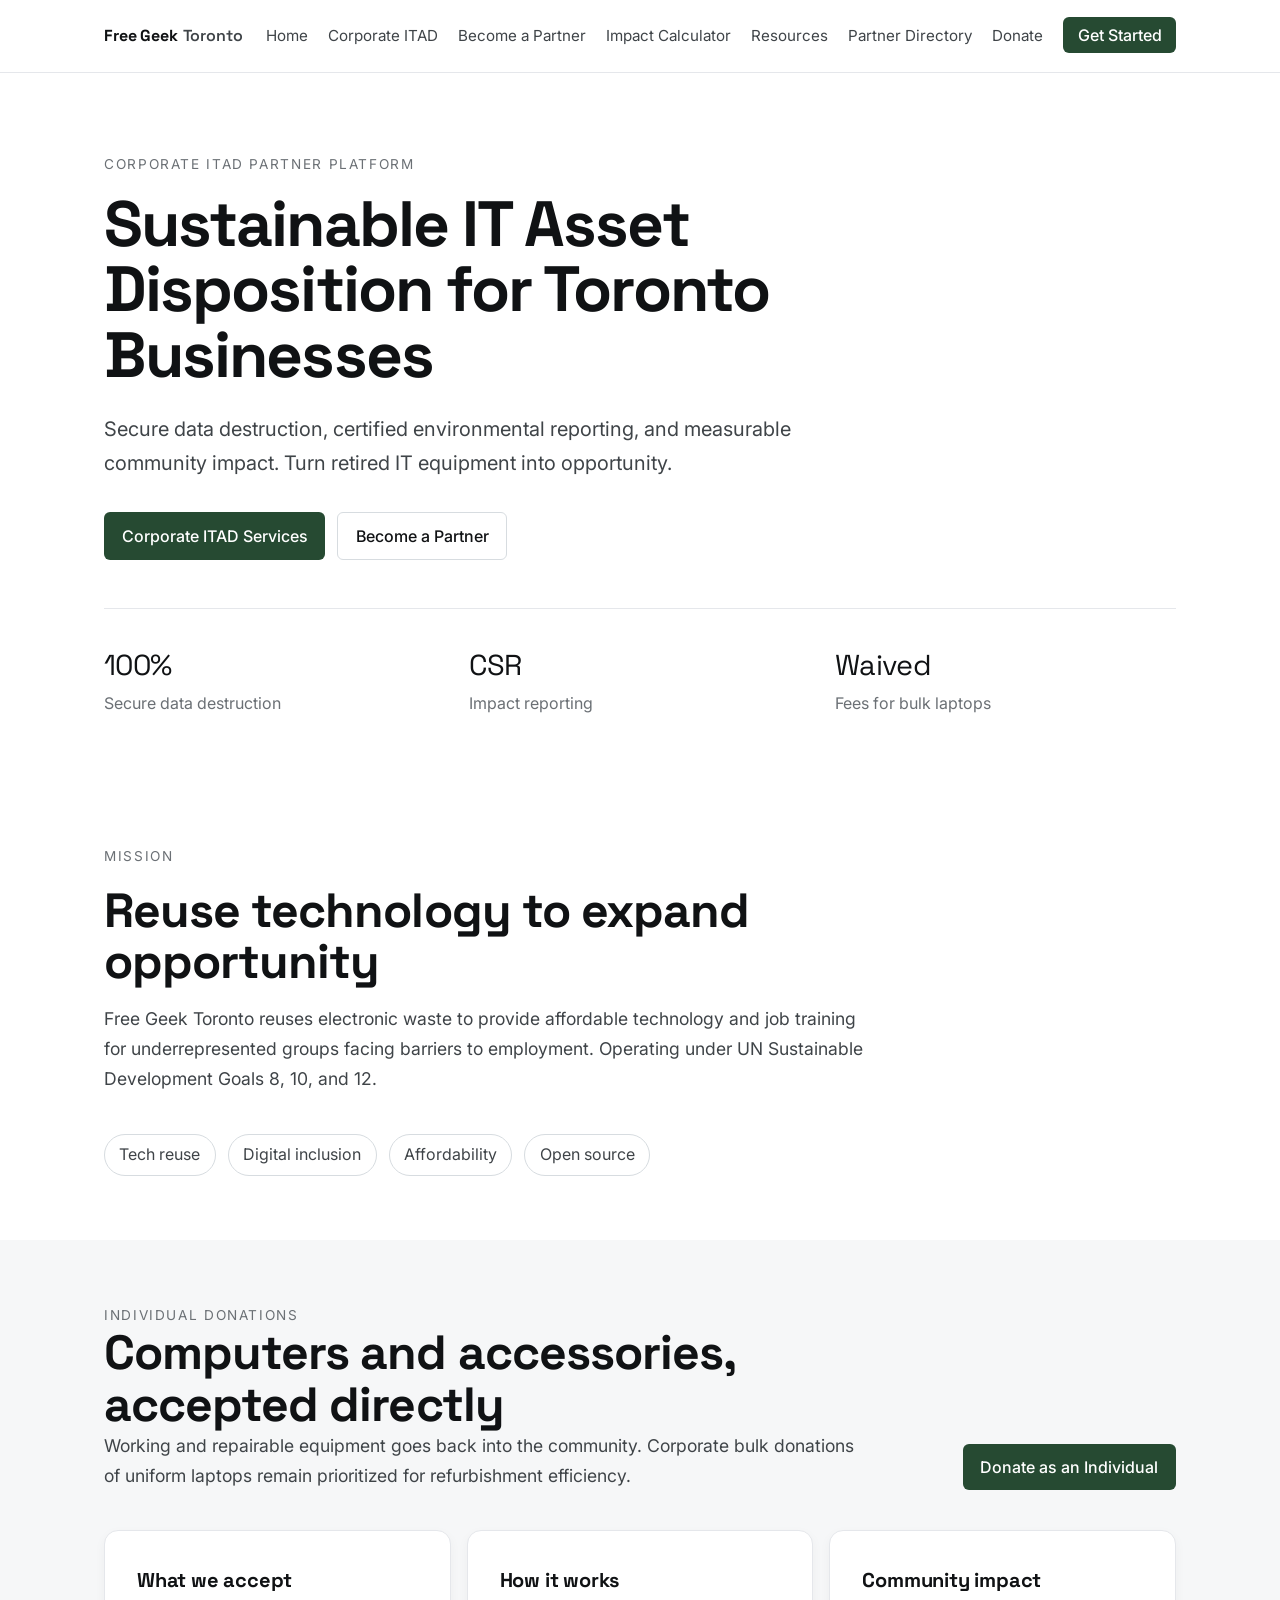
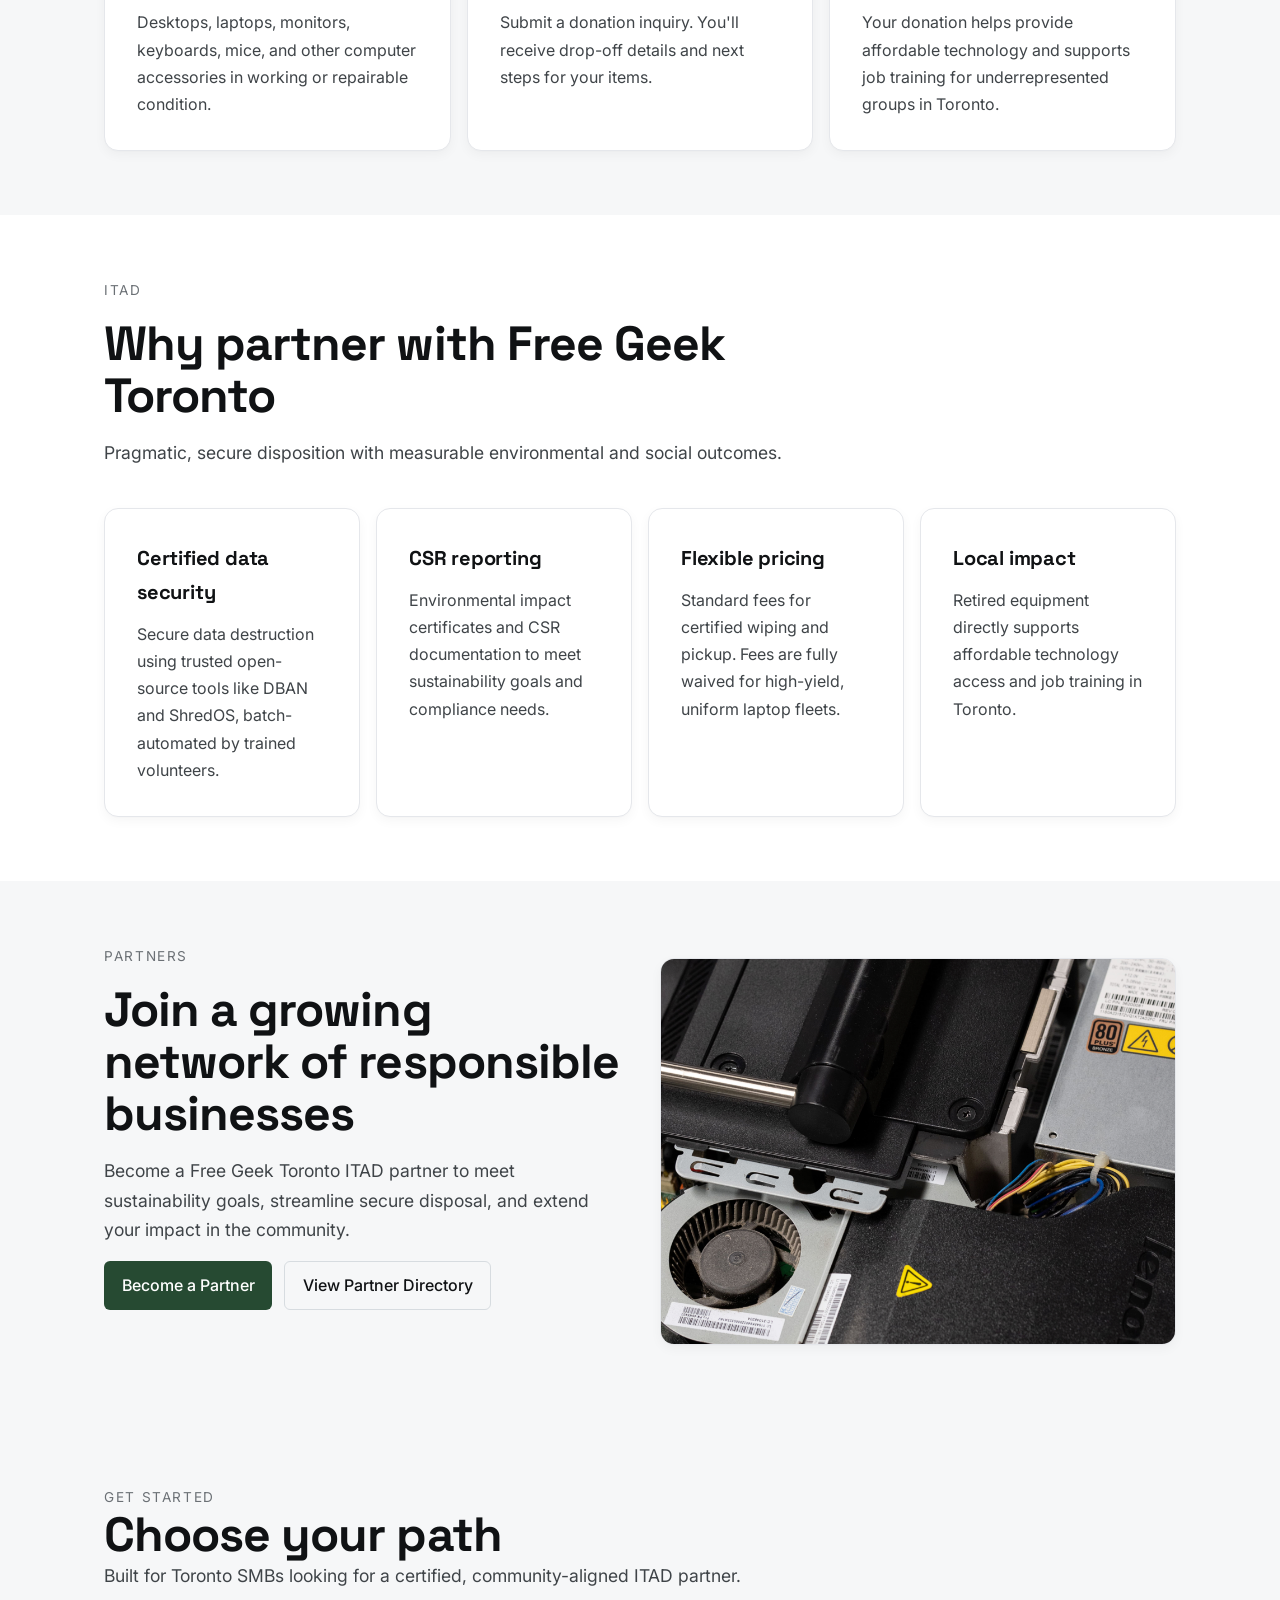
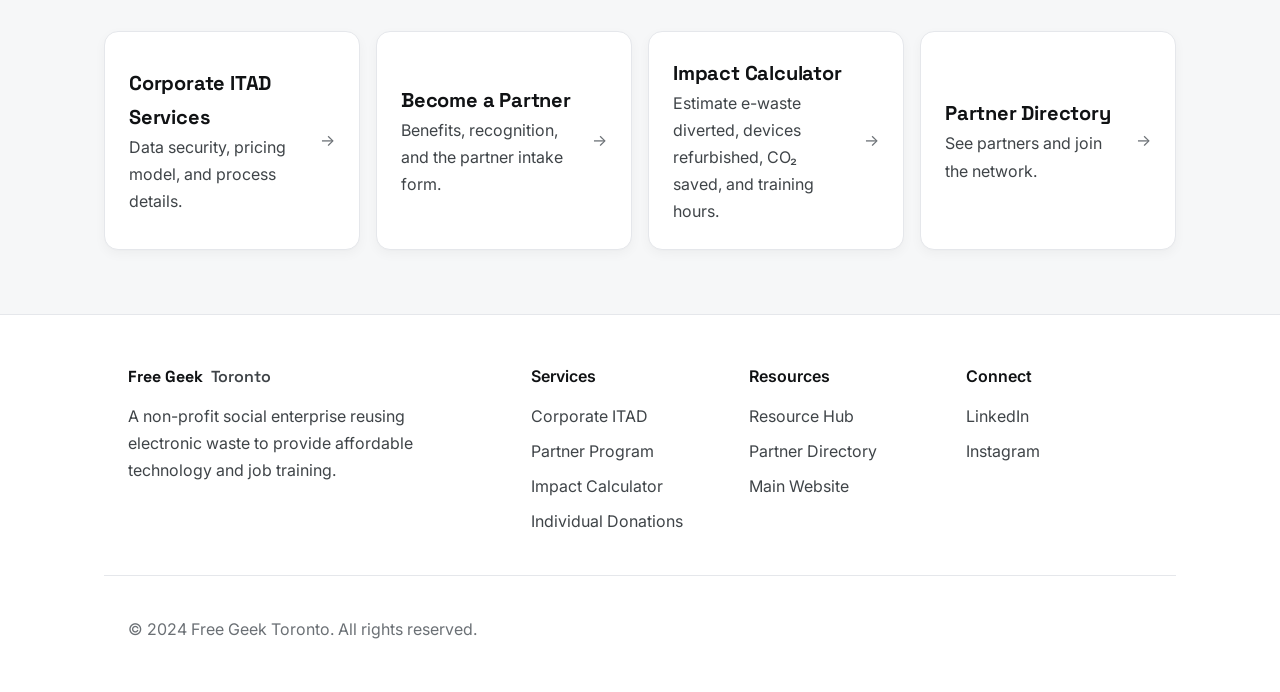
<file: index.html>
<!DOCTYPE html>
<html lang="en">
<head>
    <meta charset="UTF-8">
    <meta name="viewport" content="width=device-width, initial-scale=1.0">
    <title>Free Geek Toronto | B2B Corporate ITAD &amp; Partner Platform</title>
    <meta name="description" content="Free Geek Toronto - Certified IT Asset Disposition for Toronto SMBs. Secure data destruction, CSR reporting, and community impact.">
    <link rel="preconnect" href="https://fonts.googleapis.com">
    <link rel="preconnect" href="https://fonts.gstatic.com" crossorigin>
    <link href="https://fonts.googleapis.com/css2?family=Inter:wght@400;500;600&family=Space+Grotesk:wght@600;700&display=swap" rel="stylesheet">
    <link rel="stylesheet" href="style.css">
</head>
<body>
    <nav class="nav">
        <div class="nav-container">
            <div class="nav-brand">
                <span class="nav-logo">Free Geek</span>
                <span class="nav-subtitle">Toronto</span>
            </div>
            <button class="nav-toggle" id="nav-toggle" aria-label="Toggle menu">
                <span></span>
                <span></span>
                <span></span>
            </button>
            <ul class="nav-menu" id="nav-menu">
                <li class="nav-item"><a href="index.html" class="nav-link">Home</a></li>
                <li class="nav-item"><a href="itad.html" class="nav-link">Corporate ITAD</a></li>
                <li class="nav-item"><a href="partners.html" class="nav-link">Become a Partner</a></li>
                <li class="nav-item"><a href="calculator.html" class="nav-link">Impact Calculator</a></li>
                <li class="nav-item"><a href="resources.html" class="nav-link">Resources</a></li>
                <li class="nav-item"><a href="directory.html" class="nav-link">Partner Directory</a></li>
                <li class="nav-item"><a href="donate.html" class="nav-link">Donate</a></li>
                <li class="nav-item nav-item-cta"><a href="partners.html#partner-form" class="nav-cta">Get Started</a></li>
            </ul>
        </div>
    </nav>

    <header class="hero">
        <div class="hero-container">
            <div class="hero-content">
                <p class="hero-kicker">Corporate ITAD Partner Platform</p>
                <h1 class="hero-title">Sustainable IT Asset Disposition for Toronto Businesses</h1>
                <p class="hero-subtitle">Secure data destruction, certified environmental reporting, and measurable community impact. Turn retired IT equipment into opportunity.</p>
                <div class="hero-actions">
                    <a href="itad.html" class="btn btn-primary">Corporate ITAD Services</a>
                    <a href="partners.html" class="btn btn-ghost">Become a Partner</a>
                </div>
                <div class="hero-metrics">
                    <div class="hero-metric">
                        <div class="hero-metric-value">100%</div>
                        <div class="hero-metric-label">Secure data destruction</div>
                    </div>
                    <div class="hero-metric">
                        <div class="hero-metric-value">CSR</div>
                        <div class="hero-metric-label">Impact reporting</div>
                    </div>
                    <div class="hero-metric">
                        <div class="hero-metric-value">Waived</div>
                        <div class="hero-metric-label">Fees for bulk laptops</div>
                    </div>
                </div>
            </div>
        </div>
    </header>

    <section class="section">
        <div class="container">
            <header class="section-header">
                <p class="section-kicker">Mission</p>
                <h2 class="section-title">Reuse technology to expand opportunity</h2>
                <p class="section-lead">Free Geek Toronto reuses electronic waste to provide affordable technology and job training for underrepresented groups facing barriers to employment. Operating under UN Sustainable Development Goals 8, 10, and 12.</p>
            </header>
            <div class="values-row">
                <span class="value-pill">Tech reuse</span>
                <span class="value-pill">Digital inclusion</span>
                <span class="value-pill">Affordability</span>
                <span class="value-pill">Open source</span>
            </div>
        </div>
    </section>

    <section class="section section-muted">
        <div class="container">
            <header class="section-header section-header-split">
                <div>
                    <p class="section-kicker">Individual Donations</p>
                    <h2 class="section-title">Computers and accessories, accepted directly</h2>
                    <p class="section-lead">Working and repairable equipment goes back into the community. Corporate bulk donations of uniform laptops remain prioritized for refurbishment efficiency.</p>
                </div>
                <div class="section-header-action">
                    <a href="donate.html" class="btn btn-primary">Donate as an Individual</a>
                </div>
            </header>
            <div class="grid-3">
                <article class="card">
                    <h3 class="card-title">What we accept</h3>
                    <p class="card-text">Desktops, laptops, monitors, keyboards, mice, and other computer accessories in working or repairable condition.</p>
                </article>
                <article class="card">
                    <h3 class="card-title">How it works</h3>
                    <p class="card-text">Submit a donation inquiry. You'll receive drop-off details and next steps for your items.</p>
                </article>
                <article class="card">
                    <h3 class="card-title">Community impact</h3>
                    <p class="card-text">Your donation helps provide affordable technology and supports job training for underrepresented groups in Toronto.</p>
                </article>
            </div>
        </div>
    </section>

    <section class="section">
        <div class="container">
            <header class="section-header">
                <p class="section-kicker">ITAD</p>
                <h2 class="section-title">Why partner with Free Geek Toronto</h2>
                <p class="section-lead">Pragmatic, secure disposition with measurable environmental and social outcomes.</p>
            </header>
            <div class="grid-4">
                <article class="card">
                    <h3 class="card-title">Certified data security</h3>
                    <p class="card-text">Secure data destruction using trusted open-source tools like DBAN and ShredOS, batch-automated by trained volunteers.</p>
                </article>
                <article class="card">
                    <h3 class="card-title">CSR reporting</h3>
                    <p class="card-text">Environmental impact certificates and CSR documentation to meet sustainability goals and compliance needs.</p>
                </article>
                <article class="card">
                    <h3 class="card-title">Flexible pricing</h3>
                    <p class="card-text">Standard fees for certified wiping and pickup. Fees are fully waived for high-yield, uniform laptop fleets.</p>
                </article>
                <article class="card">
                    <h3 class="card-title">Local impact</h3>
                    <p class="card-text">Retired equipment directly supports affordable technology access and job training in Toronto.</p>
                </article>
            </div>
        </div>
    </section>

    <section class="section section-muted">
        <div class="container">
            <div class="split">
                <div class="split-content">
                    <p class="section-kicker">Partners</p>
                    <h2 class="section-title">Join a growing network of responsible businesses</h2>
                    <p class="section-lead">Become a Free Geek Toronto ITAD partner to meet sustainability goals, streamline secure disposal, and extend your impact in the community.</p>
                    <div class="hero-actions">
                        <a href="partners.html" class="btn btn-primary">Become a Partner</a>
                        <a href="directory.html" class="btn btn-ghost">View Partner Directory</a>
                    </div>
                </div>
                <div class="split-media">
                    <div class="media-frame">
                        <img src="partners.png" alt="Business partners collaborating with Free Geek Toronto">
                    </div>
                </div>
            </div>
        </div>
    </section>

    <section class="section section-muted">
        <div class="container">
            <header class="section-header section-header-split">
                <div>
                    <p class="section-kicker">Get started</p>
                    <h2 class="section-title">Choose your path</h2>
                    <p class="section-lead">Built for Toronto SMBs looking for a certified, community-aligned ITAD partner.</p>
                </div>
            </header>
            <div class="grid-4">
                <a class="link-card" href="itad.html">
                    <div>
                        <h3 class="card-title">Corporate ITAD Services</h3>
                        <p class="card-text">Data security, pricing model, and process details.</p>
                    </div>
                    <span class="link-card-arrow">→</span>
                </a>
                <a class="link-card" href="partners.html">
                    <div>
                        <h3 class="card-title">Become a Partner</h3>
                        <p class="card-text">Benefits, recognition, and the partner intake form.</p>
                    </div>
                    <span class="link-card-arrow">→</span>
                </a>
                <a class="link-card" href="calculator.html">
                    <div>
                        <h3 class="card-title">Impact Calculator</h3>
                        <p class="card-text">Estimate e-waste diverted, devices refurbished, CO₂ saved, and training hours.</p>
                    </div>
                    <span class="link-card-arrow">→</span>
                </a>
                <a class="link-card" href="directory.html">
                    <div>
                        <h3 class="card-title">Partner Directory</h3>
                        <p class="card-text">See partners and join the network.</p>
                    </div>
                    <span class="link-card-arrow">→</span>
                </a>
            </div>
        </div>
    </section>

    <footer class="footer">
        <div class="container">
            <div class="footer-grid">
                <div>
                    <div class="footer-brand">
                        <span class="footer-logo">Free Geek</span>
                        <span class="footer-subtitle">Toronto</span>
                    </div>
                    <p class="footer-text">A non-profit social enterprise reusing electronic waste to provide affordable technology and job training.</p>
                </div>
                <div>
                    <h4 class="footer-heading">Services</h4>
                    <ul class="footer-list">
                        <li><a href="itad.html">Corporate ITAD</a></li>
                        <li><a href="partners.html">Partner Program</a></li>
                        <li><a href="calculator.html">Impact Calculator</a></li>
                        <li><a href="donate.html">Individual Donations</a></li>
                    </ul>
                </div>
                <div>
                    <h4 class="footer-heading">Resources</h4>
                    <ul class="footer-list">
                        <li><a href="resources.html">Resource Hub</a></li>
                        <li><a href="directory.html">Partner Directory</a></li>
                        <li><a href="https://freegeektoronto.org/" target="_blank" rel="noopener">Main Website</a></li>
                    </ul>
                </div>
                <div>
                    <h4 class="footer-heading">Connect</h4>
                    <ul class="footer-list">
                        <li><a href="https://www.linkedin.com/company/freegeektoronto/" target="_blank" rel="noopener">LinkedIn</a></li>
                        <li><a href="https://www.instagram.com/freegeektoronto/" target="_blank" rel="noopener">Instagram</a></li>
                    </ul>
                </div>
            </div>
            <div class="footer-bottom">
                <p>© 2024 Free Geek Toronto. All rights reserved.</p>
            </div>
        </div>
    </footer>

    <script src="app.js"></script>
</body>
</html>
</file>
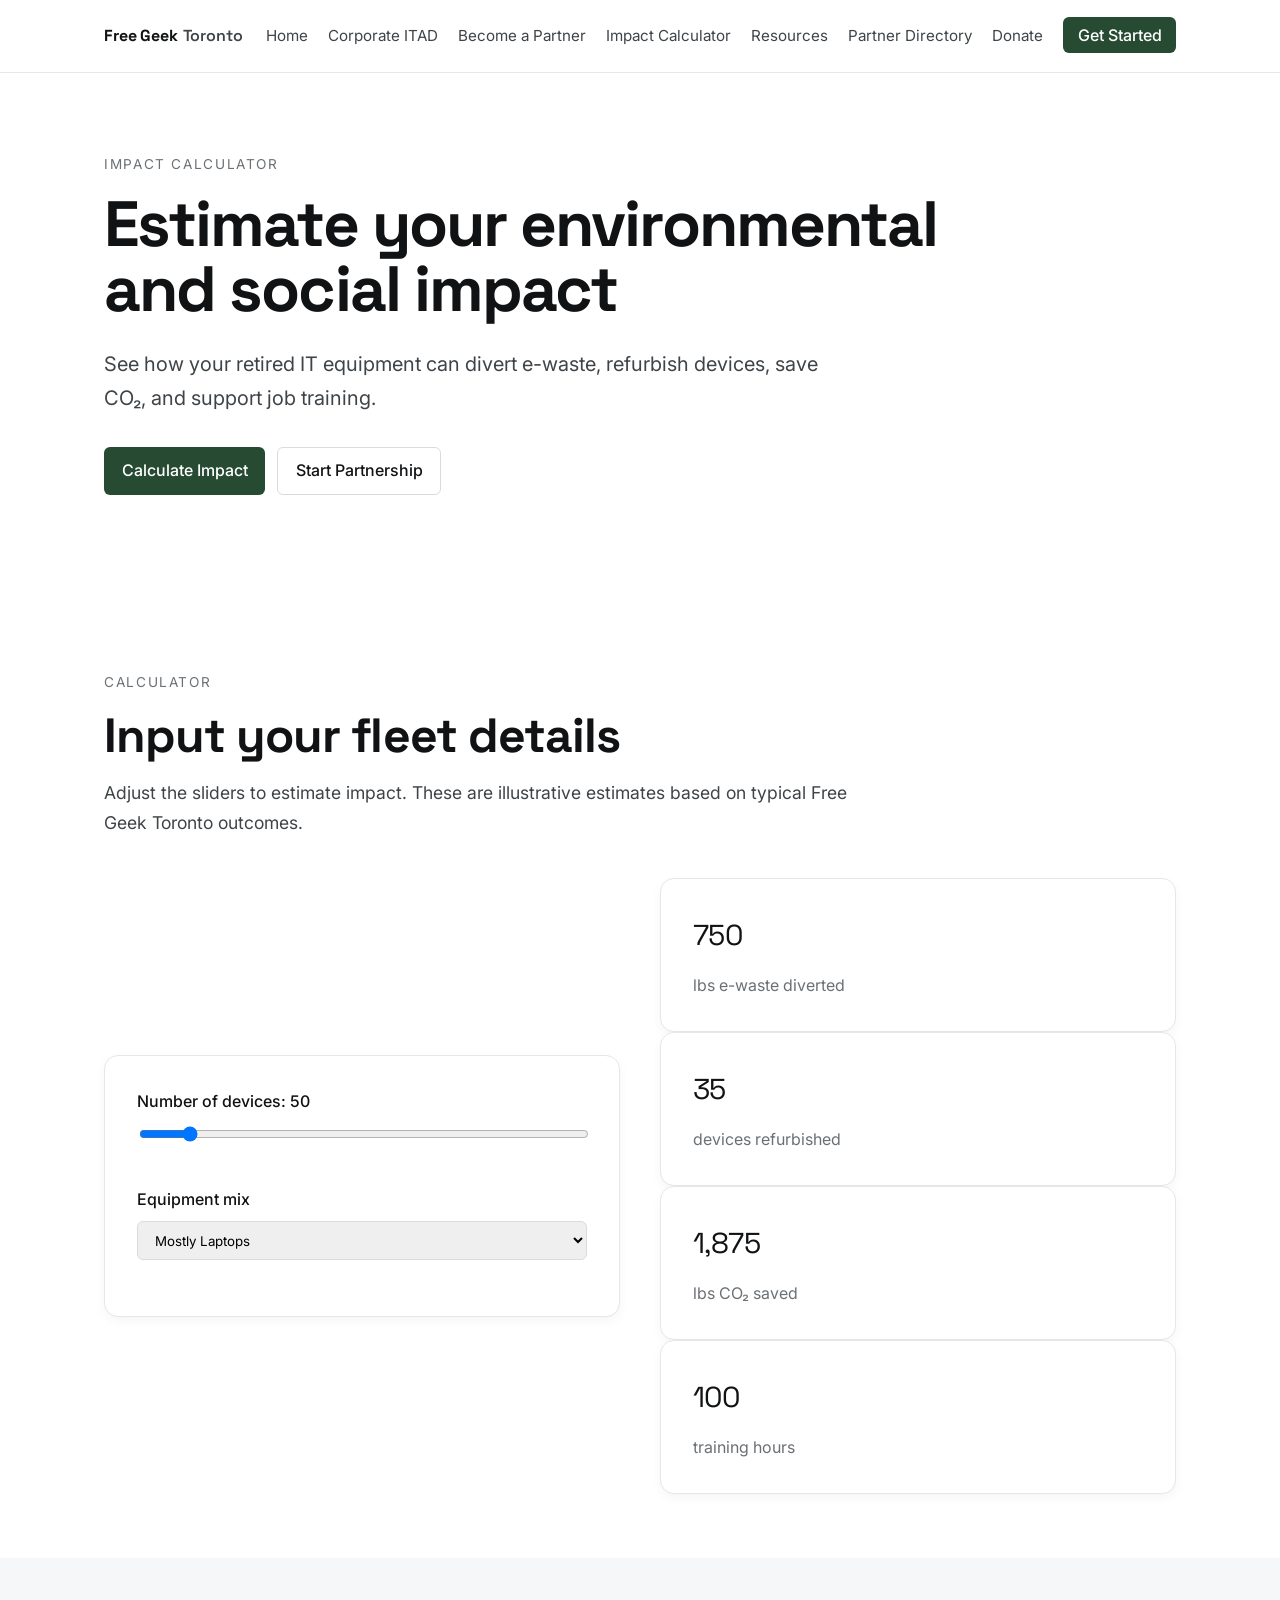
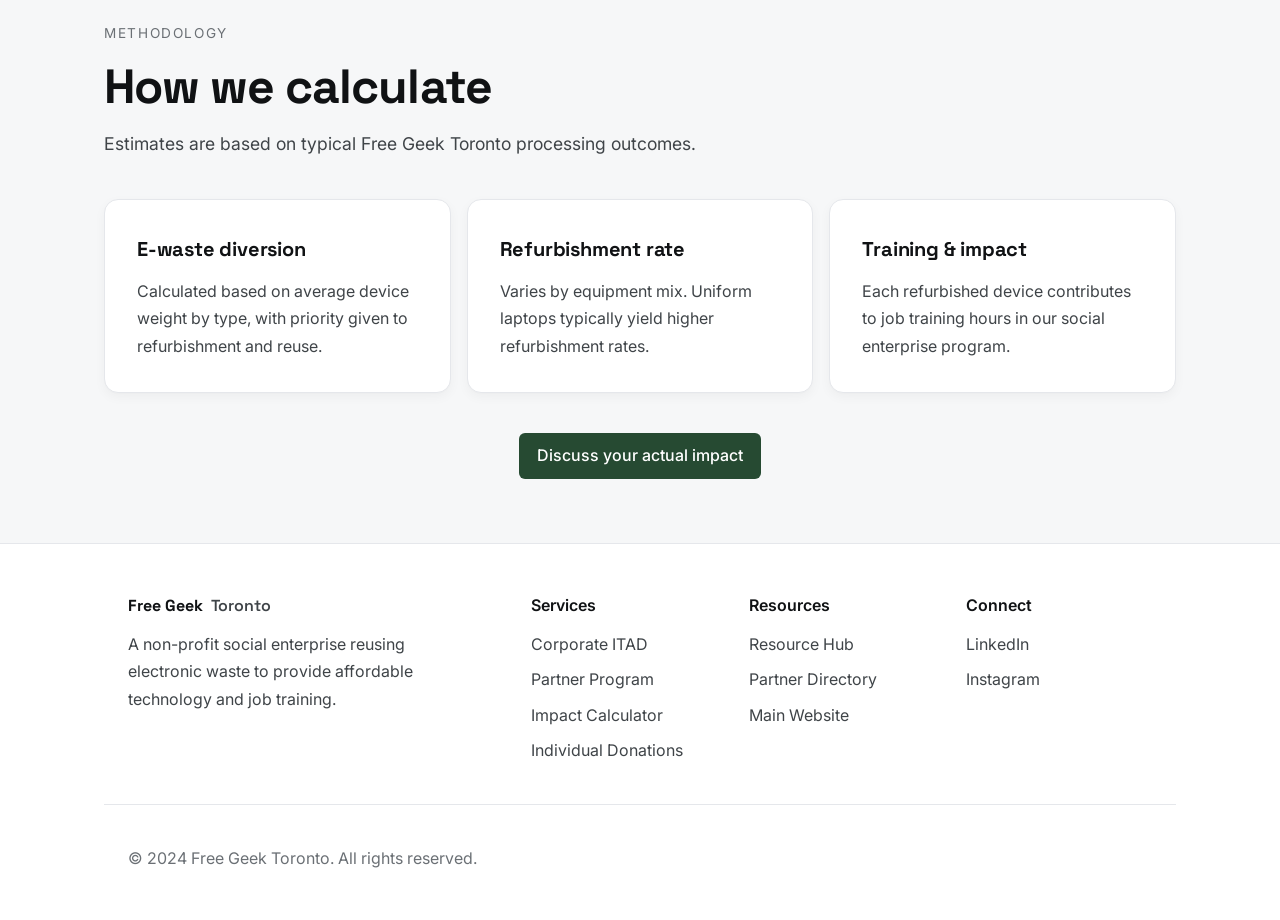
<file: calculator.html>
<!DOCTYPE html>
<html lang="en">
<head>
    <meta charset="UTF-8">
    <meta name="viewport" content="width=device-width, initial-scale=1.0">
    <title>Impact Calculator | Free Geek Toronto</title>
    <meta name="description" content="Estimate e-waste diverted, devices refurbished, CO₂ saved, and training hours from your ITAD engagement.">
    <link rel="preconnect" href="https://fonts.googleapis.com">
    <link rel="preconnect" href="https://fonts.gstatic.com" crossorigin>
    <link href="https://fonts.googleapis.com/css2?family=Inter:wght@400;500;600&family=Space+Grotesk:wght@600;700&display=swap" rel="stylesheet">
    <link rel="stylesheet" href="style.css">
</head>
<body>
    <nav class="nav">
        <div class="nav-container">
            <div class="nav-brand">
                <span class="nav-logo">Free Geek</span>
                <span class="nav-subtitle">Toronto</span>
            </div>
            <button class="nav-toggle" id="nav-toggle" aria-label="Toggle menu">
                <span></span>
                <span></span>
                <span></span>
            </button>
            <ul class="nav-menu" id="nav-menu">
                <li class="nav-item"><a href="index.html" class="nav-link">Home</a></li>
                <li class="nav-item"><a href="itad.html" class="nav-link">Corporate ITAD</a></li>
                <li class="nav-item"><a href="partners.html" class="nav-link">Become a Partner</a></li>
                <li class="nav-item"><a href="calculator.html" class="nav-link nav-link-active">Impact Calculator</a></li>
                <li class="nav-item"><a href="resources.html" class="nav-link">Resources</a></li>
                <li class="nav-item"><a href="directory.html" class="nav-link">Partner Directory</a></li>
                <li class="nav-item"><a href="donate.html" class="nav-link">Donate</a></li>
                <li class="nav-item nav-item-cta"><a href="partners.html#partner-form" class="nav-cta">Get Started</a></li>
            </ul>
        </div>
    </nav>

    <header class="hero">
        <div class="hero-container">
            <div class="hero-content">
                <p class="hero-kicker">Impact Calculator</p>
                <h1 class="hero-title">Estimate your environmental and social impact</h1>
                <p class="hero-subtitle">See how your retired IT equipment can divert e-waste, refurbish devices, save CO₂, and support job training.</p>
                <div class="hero-actions">
                    <a href="#calculator" class="btn btn-primary">Calculate Impact</a>
                    <a href="partners.html#partner-form" class="btn btn-ghost">Start Partnership</a>
                </div>
            </div>
        </div>
    </header>

    <section class="section" id="calculator">
        <div class="container">
            <header class="section-header">
                <p class="section-kicker">Calculator</p>
                <h2 class="section-title">Input your fleet details</h2>
                <p class="section-lead">Adjust the sliders to estimate impact. These are illustrative estimates based on typical Free Geek Toronto outcomes.</p>
            </header>
            <div class="split">
                <div class="split-content">
                    <div class="card">
                        <div style="margin-bottom: var(--space-6);">
                            <label for="fleetSizeSlider" style="display: block; margin-bottom: var(--space-2); font-weight: 500;">Number of devices: <span id="fleetSizeDisplay">50</span></label>
                            <input type="range" id="fleetSizeSlider" min="1" max="500" value="50" style="width: 100%;">
                        </div>
                        <div style="margin-bottom: var(--space-6);">
                            <label for="equipmentTypeCalc" style="display: block; margin-bottom: var(--space-2); font-weight: 500;">Equipment mix</label>
                            <select id="equipmentTypeCalc" style="width: 100%; padding: 0.6rem 0.8rem; border: 1px solid var(--border-strong); border-radius: var(--radius-sm); font-family: var(--font-sans);">
                                <option value="laptop">Mostly Laptops</option>
                                <option value="desktop">Mostly Desktops</option>
                                <option value="mixed">Mixed (Laptops & Desktops)</option>
                                <option value="mixed-all">Mixed with Peripherals</option>
                            </select>
                        </div>
                    </div>
                </div>
                <div class="split-media">
                    <div class="grid-2">
                        <article class="card">
                            <div class="hero-metric-value" id="ewasteDiverted">750</div>
                            <div class="hero-metric-label">lbs e-waste diverted</div>
                        </article>
                        <article class="card">
                            <div class="hero-metric-value" id="devicesRefurb">35</div>
                            <div class="hero-metric-label">devices refurbished</div>
                        </article>
                        <article class="card">
                            <div class="hero-metric-value" id="co2Saved">1875</div>
                            <div class="hero-metric-label">lbs CO₂ saved</div>
                        </article>
                        <article class="card">
                            <div class="hero-metric-value" id="trainingHours">100</div>
                            <div class="hero-metric-label">training hours</div>
                        </article>
                    </div>
                </div>
            </div>
        </div>
    </section>

    <section class="section section-muted">
        <div class="container">
            <header class="section-header">
                <p class="section-kicker">Methodology</p>
                <h2 class="section-title">How we calculate</h2>
                <p class="section-lead">Estimates are based on typical Free Geek Toronto processing outcomes.</p>
            </header>
            <div class="grid-3">
                <article class="card">
                    <h3 class="card-title">E-waste diversion</h3>
                    <p class="card-text">Calculated based on average device weight by type, with priority given to refurbishment and reuse.</p>
                </article>
                <article class="card">
                    <h3 class="card-title">Refurbishment rate</h3>
                    <p class="card-text">Varies by equipment mix. Uniform laptops typically yield higher refurbishment rates.</p>
                </article>
                <article class="card">
                    <h3 class="card-title">Training &amp; impact</h3>
                    <p class="card-text">Each refurbished device contributes to job training hours in our social enterprise program.</p>
                </article>
            </div>
            <div style="margin-top: var(--space-10); text-align: center;">
                <a href="partners.html#partner-form" class="btn btn-primary">Discuss your actual impact</a>
            </div>
        </div>
    </section>

    <footer class="footer">
        <div class="container">
            <div class="footer-grid">
                <div>
                    <div class="footer-brand">
                        <span class="footer-logo">Free Geek</span>
                        <span class="footer-subtitle">Toronto</span>
                    </div>
                    <p class="footer-text">A non-profit social enterprise reusing electronic waste to provide affordable technology and job training.</p>
                </div>
                <div>
                    <h4 class="footer-heading">Services</h4>
                    <ul class="footer-list">
                        <li><a href="itad.html">Corporate ITAD</a></li>
                        <li><a href="partners.html">Partner Program</a></li>
                        <li><a href="calculator.html">Impact Calculator</a></li>
                        <li><a href="donate.html">Individual Donations</a></li>
                    </ul>
                </div>
                <div>
                    <h4 class="footer-heading">Resources</h4>
                    <ul class="footer-list">
                        <li><a href="resources.html">Resource Hub</a></li>
                        <li><a href="directory.html">Partner Directory</a></li>
                        <li><a href="https://freegeektoronto.org/" target="_blank" rel="noopener">Main Website</a></li>
                    </ul>
                </div>
                <div>
                    <h4 class="footer-heading">Connect</h4>
                    <ul class="footer-list">
                        <li><a href="https://www.linkedin.com/company/freegeektoronto/" target="_blank" rel="noopener">LinkedIn</a></li>
                        <li><a href="https://www.instagram.com/freegeektoronto/" target="_blank" rel="noopener">Instagram</a></li>
                    </ul>
                </div>
            </div>
            <div class="footer-bottom">
                <p>© 2024 Free Geek Toronto. All rights reserved.</p>
            </div>
        </div>
    </footer>

    <script src="app.js"></script>
</body>
</html>
</file>
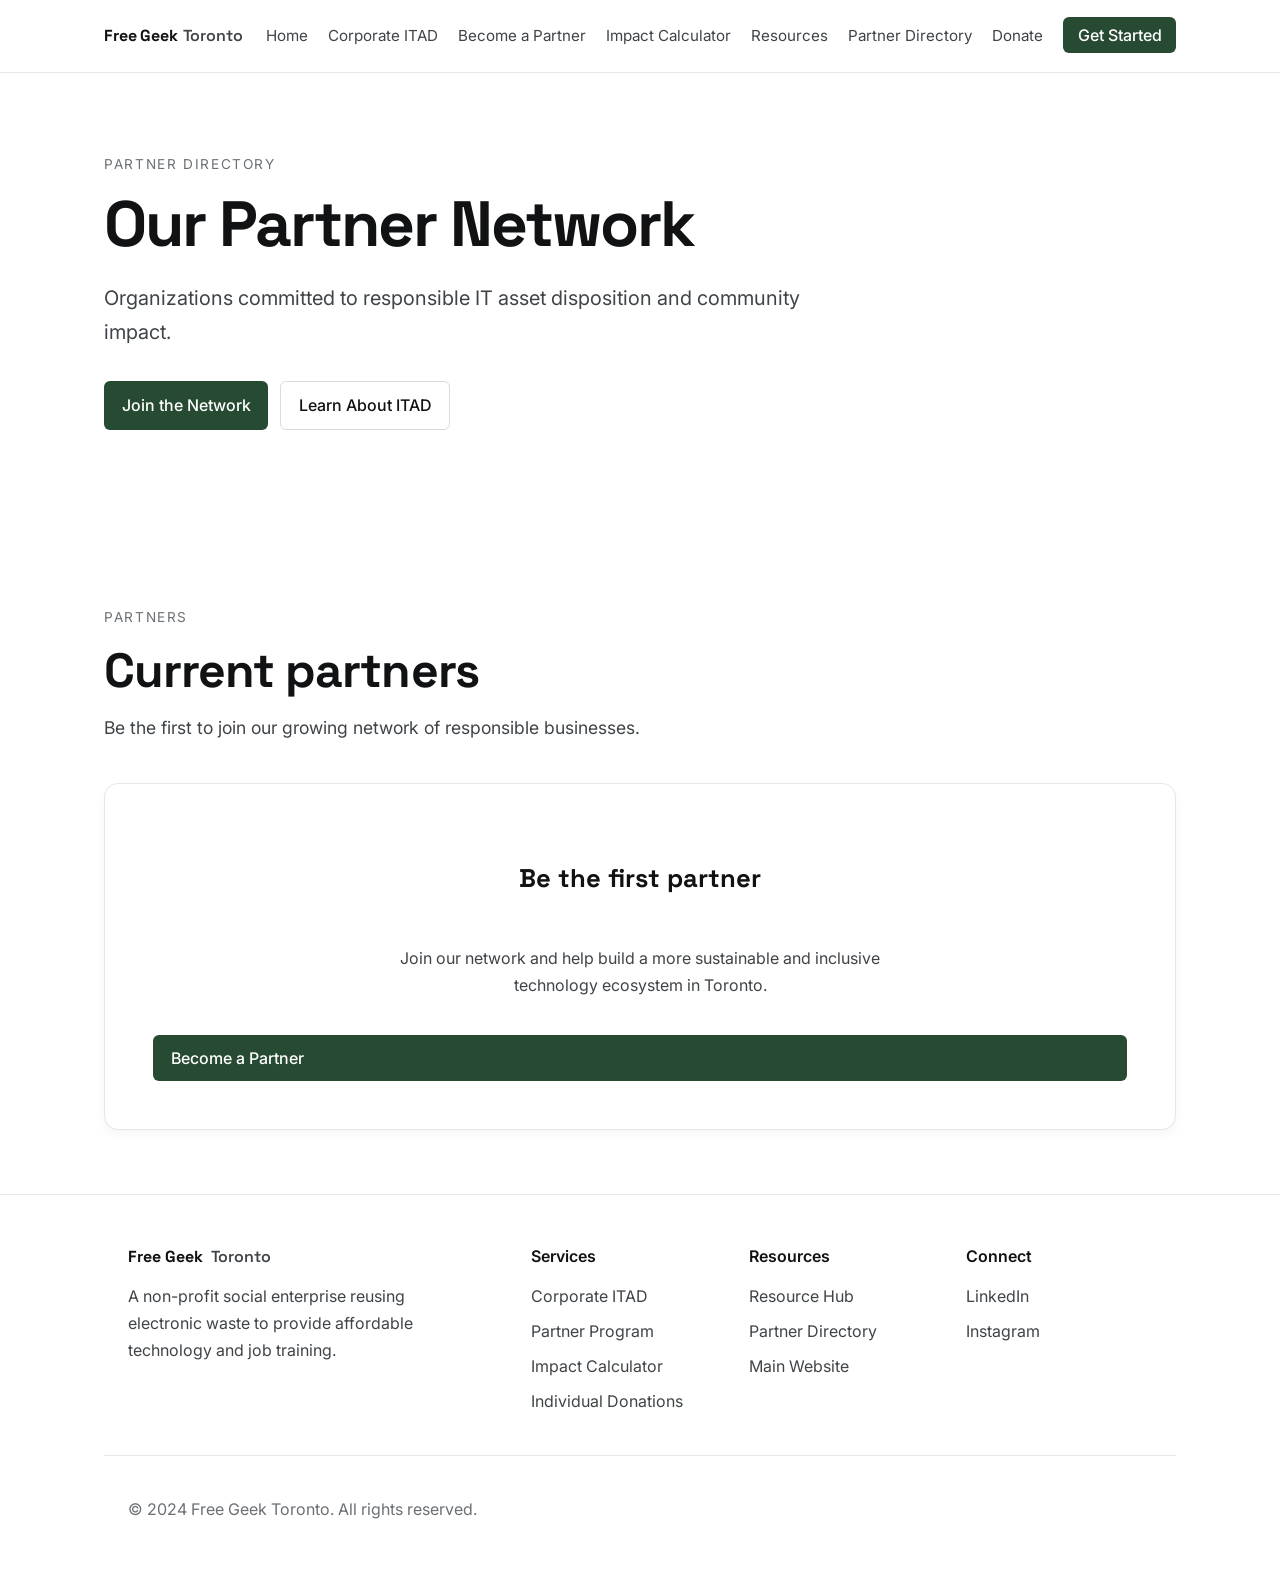
<file: directory.html>
<!DOCTYPE html>
<html lang="en">
<head>
    <meta charset="UTF-8">
    <meta name="viewport" content="width=device-width, initial-scale=1.0">
    <title>Partner Directory | Free Geek Toronto</title>
    <meta name="description" content="Free Geek Toronto partner directory. Join the network of responsible businesses.">
    <link rel="preconnect" href="https://fonts.googleapis.com">
    <link rel="preconnect" href="https://fonts.gstatic.com" crossorigin>
    <link href="https://fonts.googleapis.com/css2?family=Inter:wght@400;500;600&family=Space+Grotesk:wght@600;700&display=swap" rel="stylesheet">
    <link rel="stylesheet" href="style.css">
</head>
<body>
    <nav class="nav">
        <div class="nav-container">
            <div class="nav-brand">
                <span class="nav-logo">Free Geek</span>
                <span class="nav-subtitle">Toronto</span>
            </div>
            <button class="nav-toggle" id="nav-toggle" aria-label="Toggle menu">
                <span></span>
                <span></span>
                <span></span>
            </button>
            <ul class="nav-menu" id="nav-menu">
                <li class="nav-item"><a href="index.html" class="nav-link">Home</a></li>
                <li class="nav-item"><a href="itad.html" class="nav-link">Corporate ITAD</a></li>
                <li class="nav-item"><a href="partners.html" class="nav-link">Become a Partner</a></li>
                <li class="nav-item"><a href="calculator.html" class="nav-link">Impact Calculator</a></li>
                <li class="nav-item"><a href="resources.html" class="nav-link">Resources</a></li>
                <li class="nav-item"><a href="directory.html" class="nav-link nav-link-active">Partner Directory</a></li>
                <li class="nav-item"><a href="donate.html" class="nav-link">Donate</a></li>
                <li class="nav-item nav-item-cta"><a href="partners.html#partner-form" class="nav-cta">Get Started</a></li>
            </ul>
        </div>
    </nav>

    <header class="hero">
        <div class="hero-container">
            <div class="hero-content">
                <p class="hero-kicker">Partner Directory</p>
                <h1 class="hero-title">Our Partner Network</h1>
                <p class="hero-subtitle">Organizations committed to responsible IT asset disposition and community impact.</p>
                <div class="hero-actions">
                    <a href="partners.html#partner-form" class="btn btn-primary">Join the Network</a>
                    <a href="itad.html" class="btn btn-ghost">Learn About ITAD</a>
                </div>
            </div>
        </div>
    </header>

    <section class="section">
        <div class="container">
            <header class="section-header">
                <p class="section-kicker">Partners</p>
                <h2 class="section-title">Current partners</h2>
                <p class="section-lead">Be the first to join our growing network of responsible businesses.</p>
            </header>
            <div class="card" style="text-align: center; padding: var(--space-12);">
                <h3 style="font-family: var(--font-display); font-size: 1.6rem; margin-bottom: var(--space-4);">Be the first partner</h3>
                <p style="color: var(--ink-secondary); margin-bottom: var(--space-6); max-width: 500px; margin-left: auto; margin-right: auto;">Join our network and help build a more sustainable and inclusive technology ecosystem in Toronto.</p>
                <a href="partners.html#partner-form" class="btn btn-primary">Become a Partner</a>
            </div>
        </div>
    </section>

    <footer class="footer">
        <div class="container">
            <div class="footer-grid">
                <div>
                    <div class="footer-brand">
                        <span class="footer-logo">Free Geek</span>
                        <span class="footer-subtitle">Toronto</span>
                    </div>
                    <p class="footer-text">A non-profit social enterprise reusing electronic waste to provide affordable technology and job training.</p>
                </div>
                <div>
                    <h4 class="footer-heading">Services</h4>
                    <ul class="footer-list">
                        <li><a href="itad.html">Corporate ITAD</a></li>
                        <li><a href="partners.html">Partner Program</a></li>
                        <li><a href="calculator.html">Impact Calculator</a></li>
                        <li><a href="donate.html">Individual Donations</a></li>
                    </ul>
                </div>
                <div>
                    <h4 class="footer-heading">Resources</h4>
                    <ul class="footer-list">
                        <li><a href="resources.html">Resource Hub</a></li>
                        <li><a href="directory.html">Partner Directory</a></li>
                        <li><a href="https://freegeektoronto.org/" target="_blank" rel="noopener">Main Website</a></li>
                    </ul>
                </div>
                <div>
                    <h4 class="footer-heading">Connect</h4>
                    <ul class="footer-list">
                        <li><a href="https://www.linkedin.com/company/freegeektoronto/" target="_blank" rel="noopener">LinkedIn</a></li>
                        <li><a href="https://www.instagram.com/freegeektoronto/" target="_blank" rel="noopener">Instagram</a></li>
                    </ul>
                </div>
            </div>
            <div class="footer-bottom">
                <p>© 2024 Free Geek Toronto. All rights reserved.</p>
            </div>
        </div>
    </footer>

    <script src="app.js"></script>
</body>
</html>
</file>
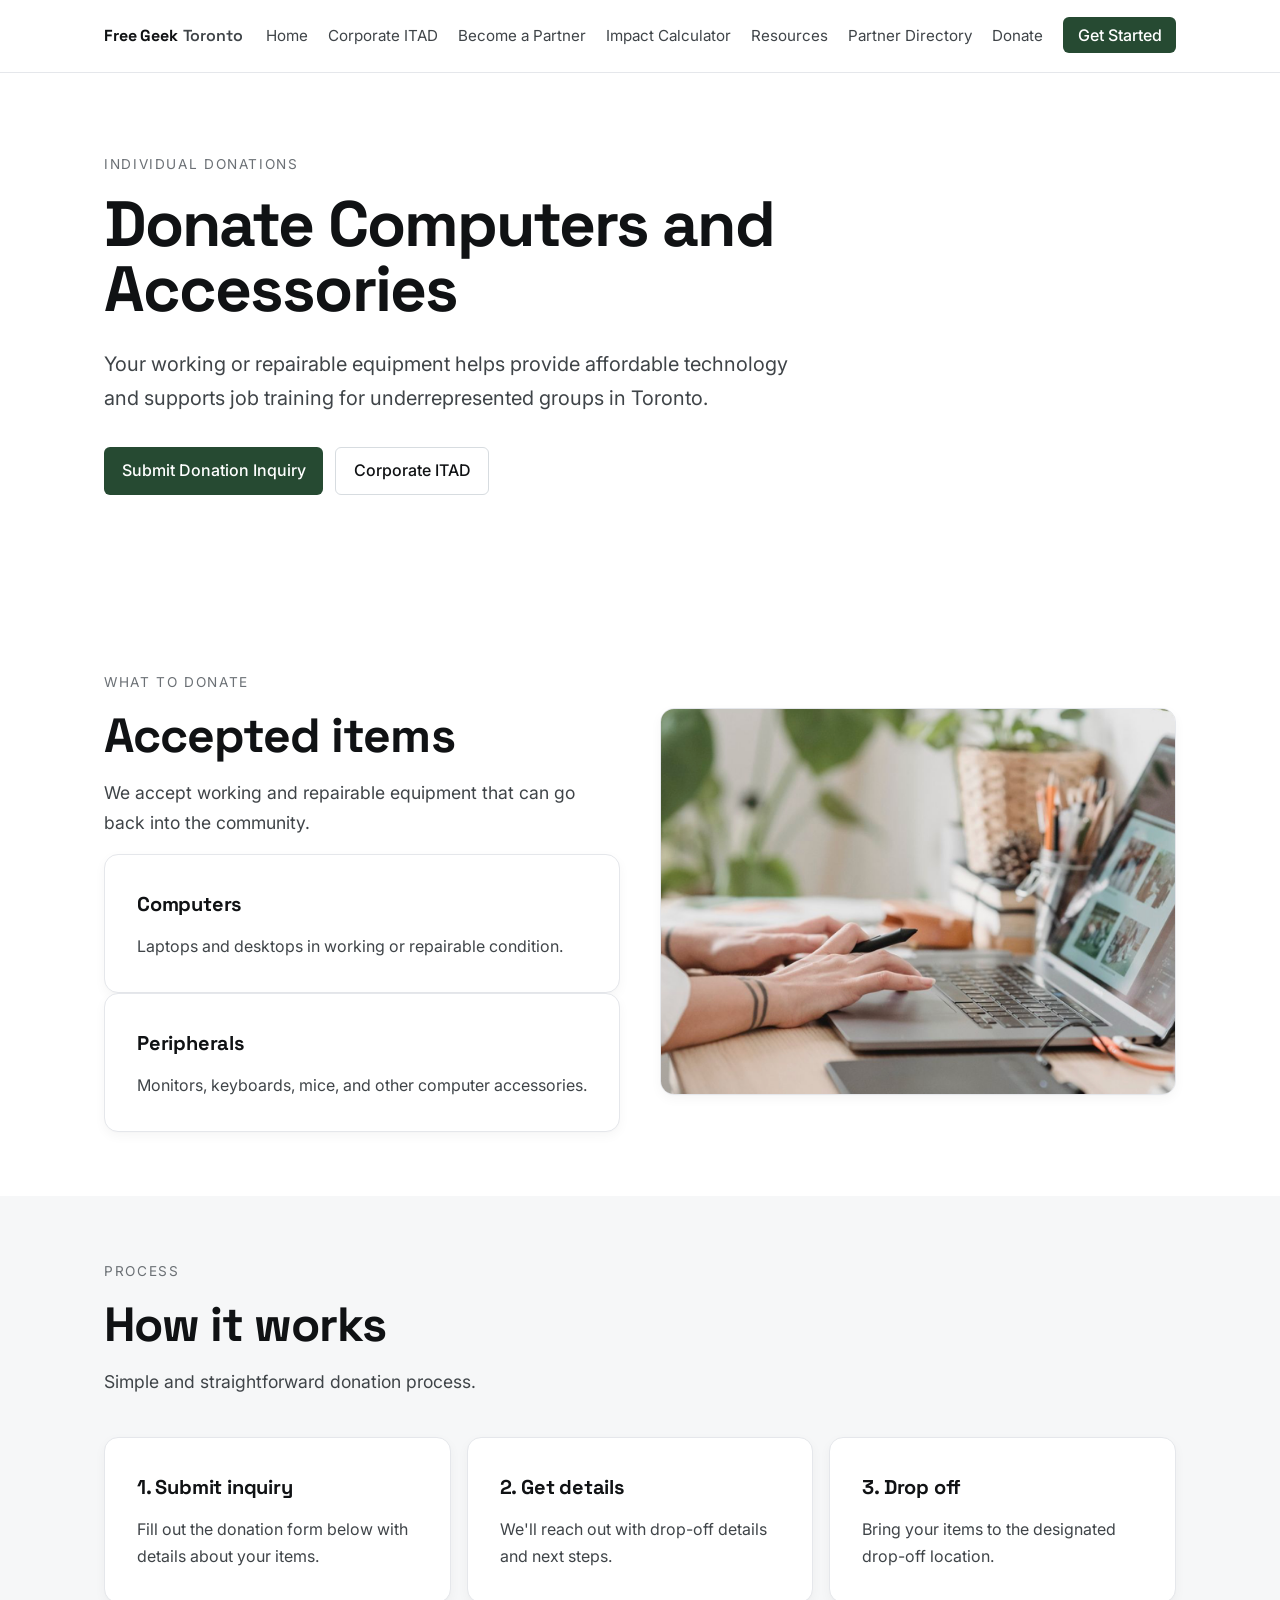
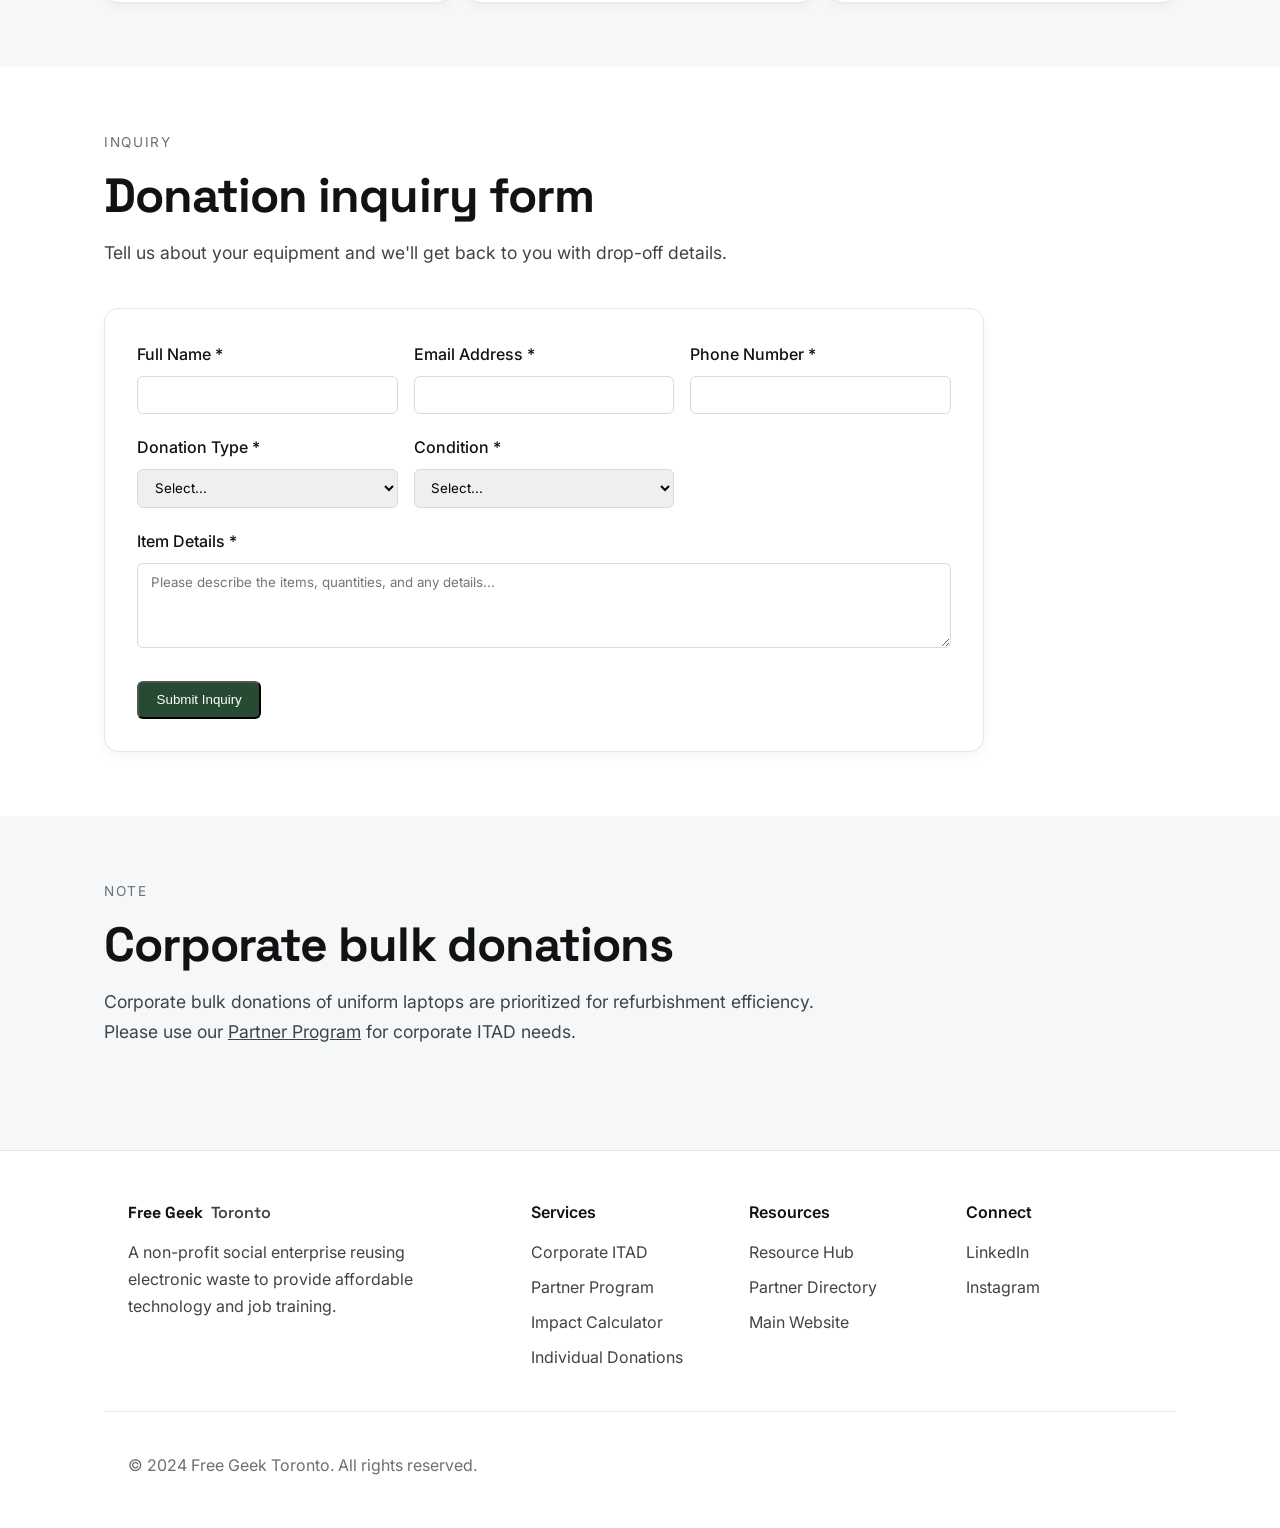
<file: donate.html>
<!DOCTYPE html>
<html lang="en">
<head>
    <meta charset="UTF-8">
    <meta name="viewport" content="width=device-width, initial-scale=1.0">
    <title>Donate | Free Geek Toronto</title>
    <meta name="description" content="Donate computers and accessories to Free Geek Toronto. Support affordable technology access and job training in the community.">
    <link rel="preconnect" href="https://fonts.googleapis.com">
    <link rel="preconnect" href="https://fonts.gstatic.com" crossorigin>
    <link href="https://fonts.googleapis.com/css2?family=Inter:wght@400;500;600&family=Space+Grotesk:wght@600;700&display=swap" rel="stylesheet">
    <link rel="stylesheet" href="style.css">
</head>
<body>
    <nav class="nav">
        <div class="nav-container">
            <div class="nav-brand">
                <span class="nav-logo">Free Geek</span>
                <span class="nav-subtitle">Toronto</span>
            </div>
            <button class="nav-toggle" id="nav-toggle" aria-label="Toggle menu">
                <span></span>
                <span></span>
                <span></span>
            </button>
            <ul class="nav-menu" id="nav-menu">
                <li class="nav-item"><a href="index.html" class="nav-link">Home</a></li>
                <li class="nav-item"><a href="itad.html" class="nav-link">Corporate ITAD</a></li>
                <li class="nav-item"><a href="partners.html" class="nav-link">Become a Partner</a></li>
                <li class="nav-item"><a href="calculator.html" class="nav-link">Impact Calculator</a></li>
                <li class="nav-item"><a href="resources.html" class="nav-link">Resources</a></li>
                <li class="nav-item"><a href="directory.html" class="nav-link">Partner Directory</a></li>
                <li class="nav-item"><a href="donate.html" class="nav-link nav-link-active">Donate</a></li>
                <li class="nav-item nav-item-cta"><a href="partners.html#partner-form" class="nav-cta">Get Started</a></li>
            </ul>
        </div>
    </nav>

    <header class="hero">
        <div class="hero-container">
            <div class="hero-content">
                <p class="hero-kicker">Individual Donations</p>
                <h1 class="hero-title">Donate Computers and Accessories</h1>
                <p class="hero-subtitle">Your working or repairable equipment helps provide affordable technology and supports job training for underrepresented groups in Toronto.</p>
                <div class="hero-actions">
                    <a href="#donation-form" class="btn btn-primary">Submit Donation Inquiry</a>
                    <a href="itad.html" class="btn btn-ghost">Corporate ITAD</a>
                </div>
            </div>
        </div>
    </header>

    <section class="section">
        <div class="container">
            <div class="split">
                <div class="split-content">
                    <p class="section-kicker">What to donate</p>
                    <h2 class="section-title">Accepted items</h2>
                    <p class="section-lead">We accept working and repairable equipment that can go back into the community.</p>
                    <div class="grid-2">
                        <article class="card">
                            <h3 class="card-title">Computers</h3>
                            <p class="card-text">Laptops and desktops in working or repairable condition.</p>
                        </article>
                        <article class="card">
                            <h3 class="card-title">Peripherals</h3>
                            <p class="card-text">Monitors, keyboards, mice, and other computer accessories.</p>
                        </article>
                    </div>
                </div>
                <div class="split-media">
                    <div class="media-frame">
                        <img src="workspace-tech.png" alt="Donated technology equipment ready for refurbishment">
                    </div>
                </div>
            </div>
        </div>
    </section>

    <section class="section section-muted">
        <div class="container">
            <header class="section-header">
                <p class="section-kicker">Process</p>
                <h2 class="section-title">How it works</h2>
                <p class="section-lead">Simple and straightforward donation process.</p>
            </header>
            <div class="grid-3">
                <article class="card">
                    <h3 class="card-title">1. Submit inquiry</h3>
                    <p class="card-text">Fill out the donation form below with details about your items.</p>
                </article>
                <article class="card">
                    <h3 class="card-title">2. Get details</h3>
                    <p class="card-text">We'll reach out with drop-off details and next steps.</p>
                </article>
                <article class="card">
                    <h3 class="card-title">3. Drop off</h3>
                    <p class="card-text">Bring your items to the designated drop-off location.</p>
                </article>
            </div>
        </div>
    </section>

    <section class="section" id="donation-form">
        <div class="container">
            <header class="section-header">
                <p class="section-kicker">Inquiry</p>
                <h2 class="section-title">Donation inquiry form</h2>
                <p class="section-lead">Tell us about your equipment and we'll get back to you with drop-off details.</p>
            </header>
            <div class="card" style="max-width: 880px;">
                <form id="individualDonationForm" novalidate>
                    <div style="display: grid; grid-template-columns: repeat(auto-fit, minmax(240px, 1fr)); gap: var(--space-4);">
                        <div>
                            <label for="donorName" style="display: block; margin-bottom: var(--space-2); font-weight: 500;">Full Name *</label>
                            <input type="text" id="donorName" name="donorName" style="width: 100%; padding: 0.6rem 0.8rem; border: 1px solid var(--border-strong); border-radius: var(--radius-sm); font-family: var(--font-sans);">
                            <div class="form-error" id="error-donorName" style="color: #d33; font-size: 0.9rem; margin-top: var(--space-1);"></div>
                        </div>
                        <div>
                            <label for="donorEmail" style="display: block; margin-bottom: var(--space-2); font-weight: 500;">Email Address *</label>
                            <input type="email" id="donorEmail" name="donorEmail" style="width: 100%; padding: 0.6rem 0.8rem; border: 1px solid var(--border-strong); border-radius: var(--radius-sm); font-family: var(--font-sans);">
                            <div class="form-error" id="error-donorEmail" style="color: #d33; font-size: 0.9rem; margin-top: var(--space-1);"></div>
                        </div>
                        <div>
                            <label for="donorPhone" style="display: block; margin-bottom: var(--space-2); font-weight: 500;">Phone Number *</label>
                            <input type="tel" id="donorPhone" name="donorPhone" style="width: 100%; padding: 0.6rem 0.8rem; border: 1px solid var(--border-strong); border-radius: var(--radius-sm); font-family: var(--font-sans);">
                            <div class="form-error" id="error-donorPhone" style="color: #d33; font-size: 0.9rem; margin-top: var(--space-1);"></div>
                        </div>
                        <div>
                            <label for="donationType" style="display: block; margin-bottom: var(--space-2); font-weight: 500;">Donation Type *</label>
                            <select id="donationType" name="donationType" style="width: 100%; padding: 0.6rem 0.8rem; border: 1px solid var(--border-strong); border-radius: var(--radius-sm); font-family: var(--font-sans);">
                                <option value="">Select...</option>
                                <option value="laptop">Laptop</option>
                                <option value="desktop">Desktop</option>
                                <option value="monitor">Monitor</option>
                                <option value="peripherals">Peripherals (keyboard/mouse/etc.)</option>
                                <option value="mixed">Mixed Items</option>
                            </select>
                            <div class="form-error" id="error-donationType" style="color: #d33; font-size: 0.9rem; margin-top: var(--space-1);"></div>
                        </div>
                        <div>
                            <label for="itemCondition" style="display: block; margin-bottom: var(--space-2); font-weight: 500;">Condition *</label>
                            <select id="itemCondition" name="itemCondition" style="width: 100%; padding: 0.6rem 0.8rem; border: 1px solid var(--border-strong); border-radius: var(--radius-sm); font-family: var(--font-sans);">
                                <option value="">Select...</option>
                                <option value="working">Working</option>
                                <option value="repairable">Repairable</option>
                                <option value="unknown">Unknown</option>
                            </select>
                            <div class="form-error" id="error-itemCondition" style="color: #d33; font-size: 0.9rem; margin-top: var(--space-1);"></div>
                        </div>
                    </div>
                    <div style="margin-top: var(--space-4);">
                        <label for="donationDescription" style="display: block; margin-bottom: var(--space-2); font-weight: 500;">Item Details *</label>
                        <textarea id="donationDescription" name="donationDescription" rows="4" placeholder="Please describe the items, quantities, and any details..." style="width: 100%; padding: 0.6rem 0.8rem; border: 1px solid var(--border-strong); border-radius: var(--radius-sm); font-family: var(--font-sans); resize: vertical;"></textarea>
                        <div class="form-error" id="error-donationDescription" style="color: #d33; font-size: 0.9rem; margin-top: var(--space-1);"></div>
                    </div>
                    <div style="margin-top: var(--space-6);">
                        <button type="submit" class="btn btn-primary">Submit Inquiry</button>
                    </div>
                </form>
                <div id="donationFormSuccess" style="display: none; text-align: center; padding: var(--space-10);">
                    <h3 style="font-family: var(--font-display); font-size: 1.8rem; margin-bottom: var(--space-4);">Inquiry Submitted</h3>
                    <p style="color: var(--ink-secondary); margin-bottom: var(--space-6);">Thank you for your donation inquiry. We'll contact you soon with drop-off details and next steps.</p>
                    <button type="button" id="resetDonationFormBtn" class="btn btn-ghost">Submit Another Inquiry</button>
                </div>
            </div>
        </div>
    </section>

    <section class="section section-muted">
        <div class="container">
            <header class="section-header">
                <p class="section-kicker">Note</p>
                <h2 class="section-title">Corporate bulk donations</h2>
                <p class="section-lead">Corporate bulk donations of uniform laptops are prioritized for refurbishment efficiency. Please use our <a href="partners.html">Partner Program</a> for corporate ITAD needs.</p>
            </header>
        </div>
    </section>

    <footer class="footer">
        <div class="container">
            <div class="footer-grid">
                <div>
                    <div class="footer-brand">
                        <span class="footer-logo">Free Geek</span>
                        <span class="footer-subtitle">Toronto</span>
                    </div>
                    <p class="footer-text">A non-profit social enterprise reusing electronic waste to provide affordable technology and job training.</p>
                </div>
                <div>
                    <h4 class="footer-heading">Services</h4>
                    <ul class="footer-list">
                        <li><a href="itad.html">Corporate ITAD</a></li>
                        <li><a href="partners.html">Partner Program</a></li>
                        <li><a href="calculator.html">Impact Calculator</a></li>
                        <li><a href="donate.html">Individual Donations</a></li>
                    </ul>
                </div>
                <div>
                    <h4 class="footer-heading">Resources</h4>
                    <ul class="footer-list">
                        <li><a href="resources.html">Resource Hub</a></li>
                        <li><a href="directory.html">Partner Directory</a></li>
                        <li><a href="https://freegeektoronto.org/" target="_blank" rel="noopener">Main Website</a></li>
                    </ul>
                </div>
                <div>
                    <h4 class="footer-heading">Connect</h4>
                    <ul class="footer-list">
                        <li><a href="https://www.linkedin.com/company/freegeektoronto/" target="_blank" rel="noopener">LinkedIn</a></li>
                        <li><a href="https://www.instagram.com/freegeektoronto/" target="_blank" rel="noopener">Instagram</a></li>
                    </ul>
                </div>
            </div>
            <div class="footer-bottom">
                <p>© 2024 Free Geek Toronto. All rights reserved.</p>
            </div>
        </div>
    </footer>

    <script src="app.js"></script>
</body>
</html>
</file>
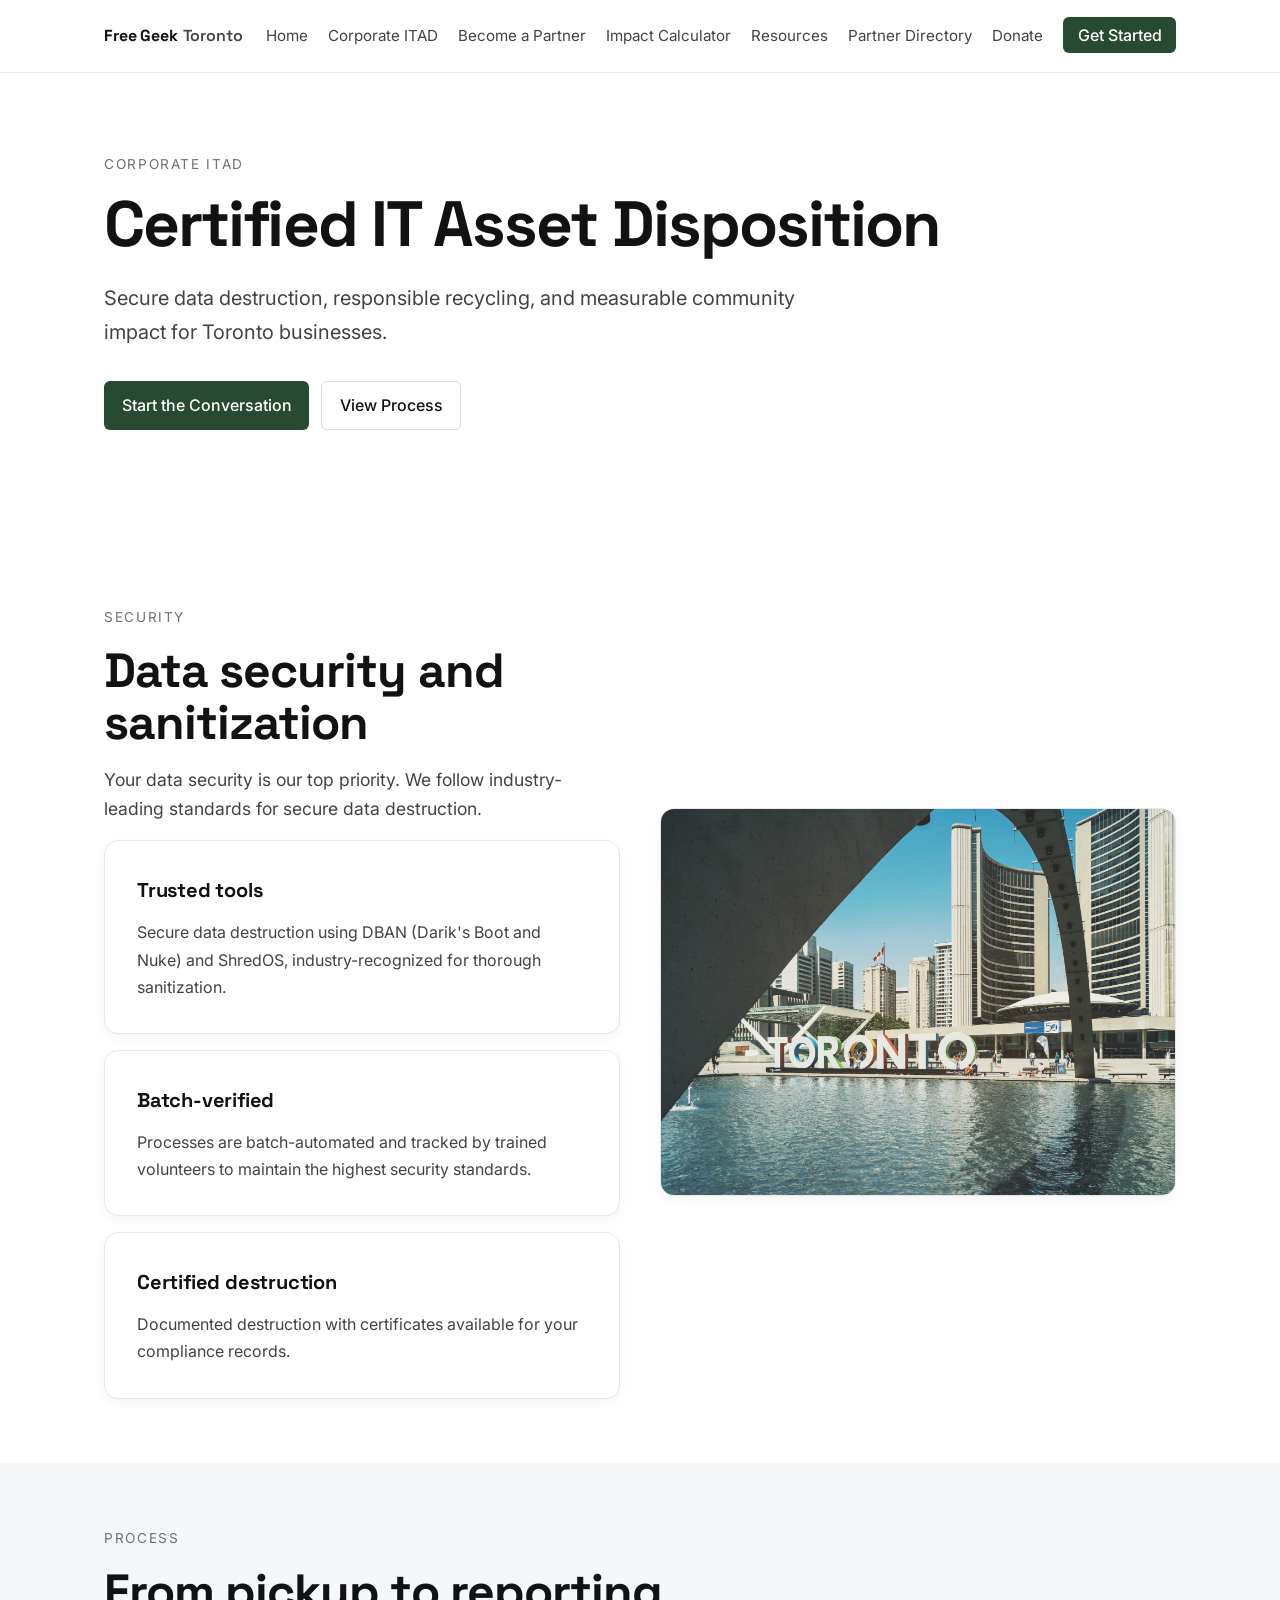
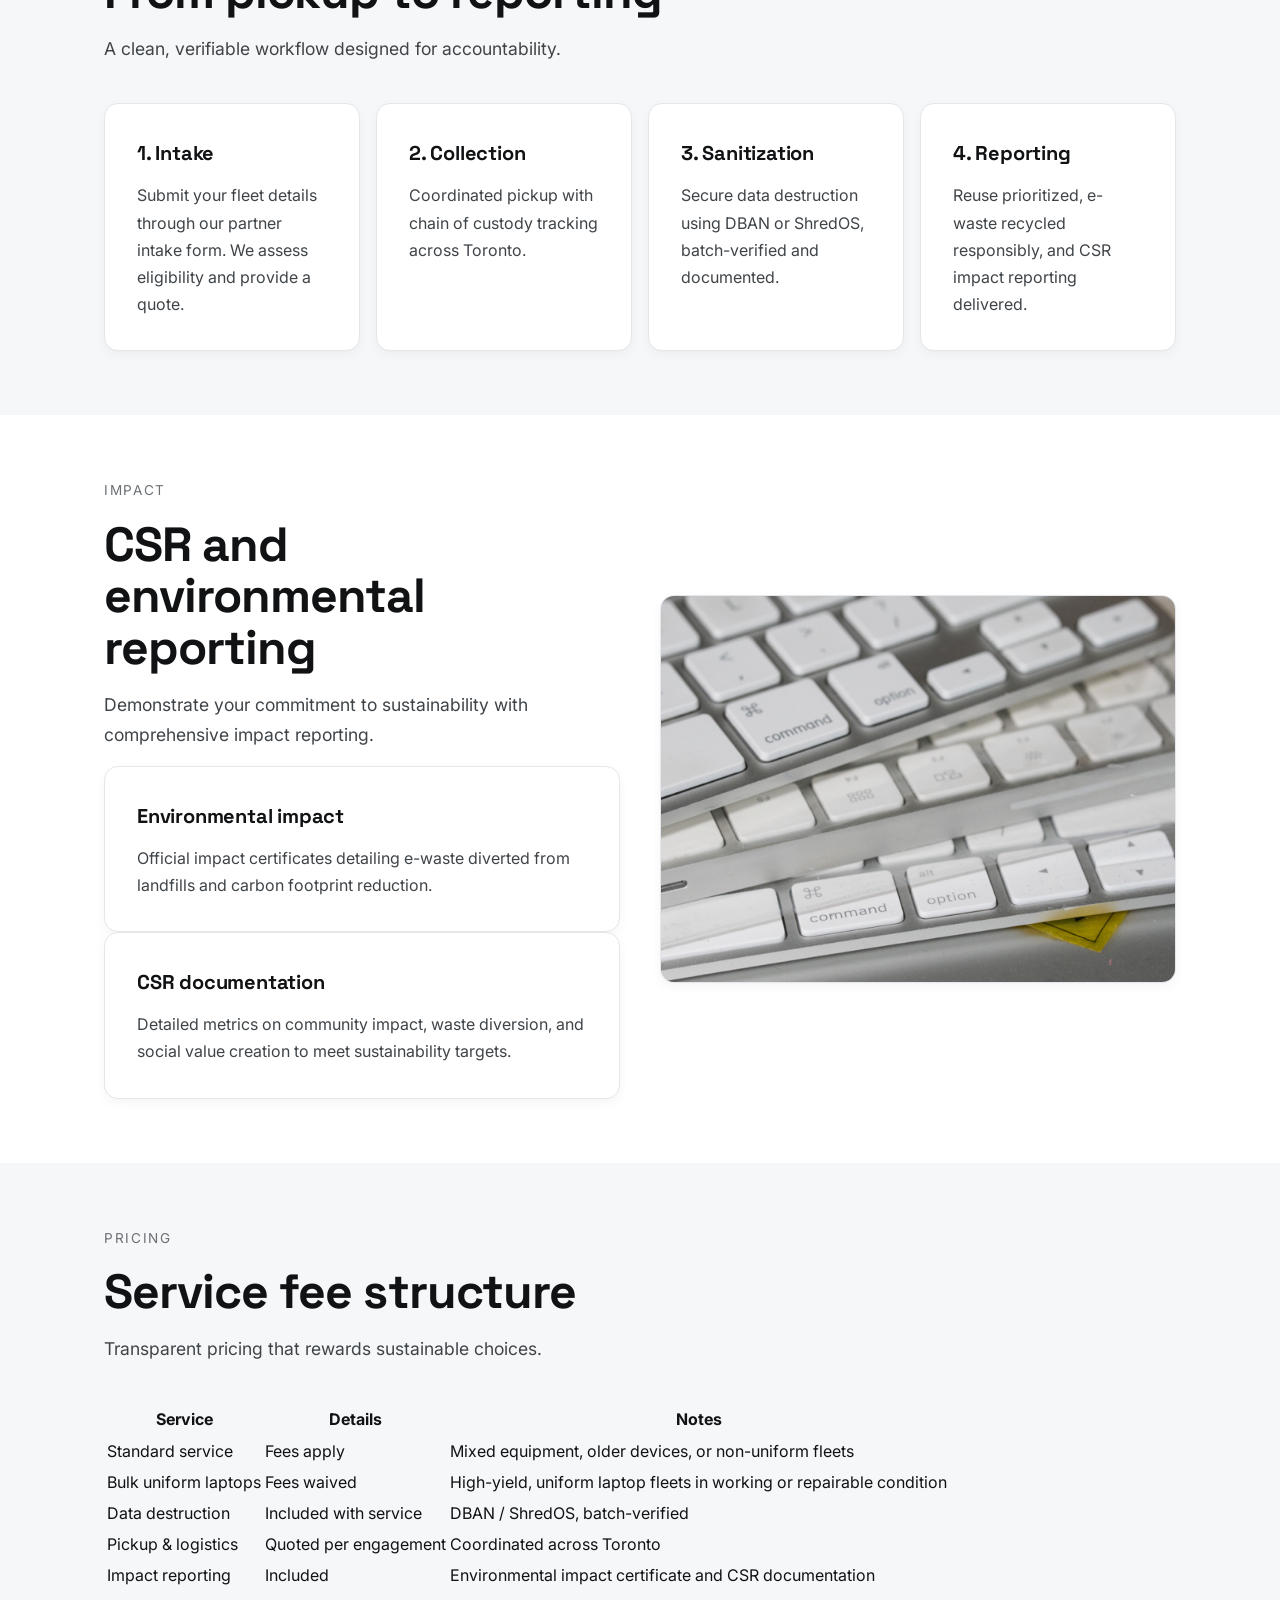
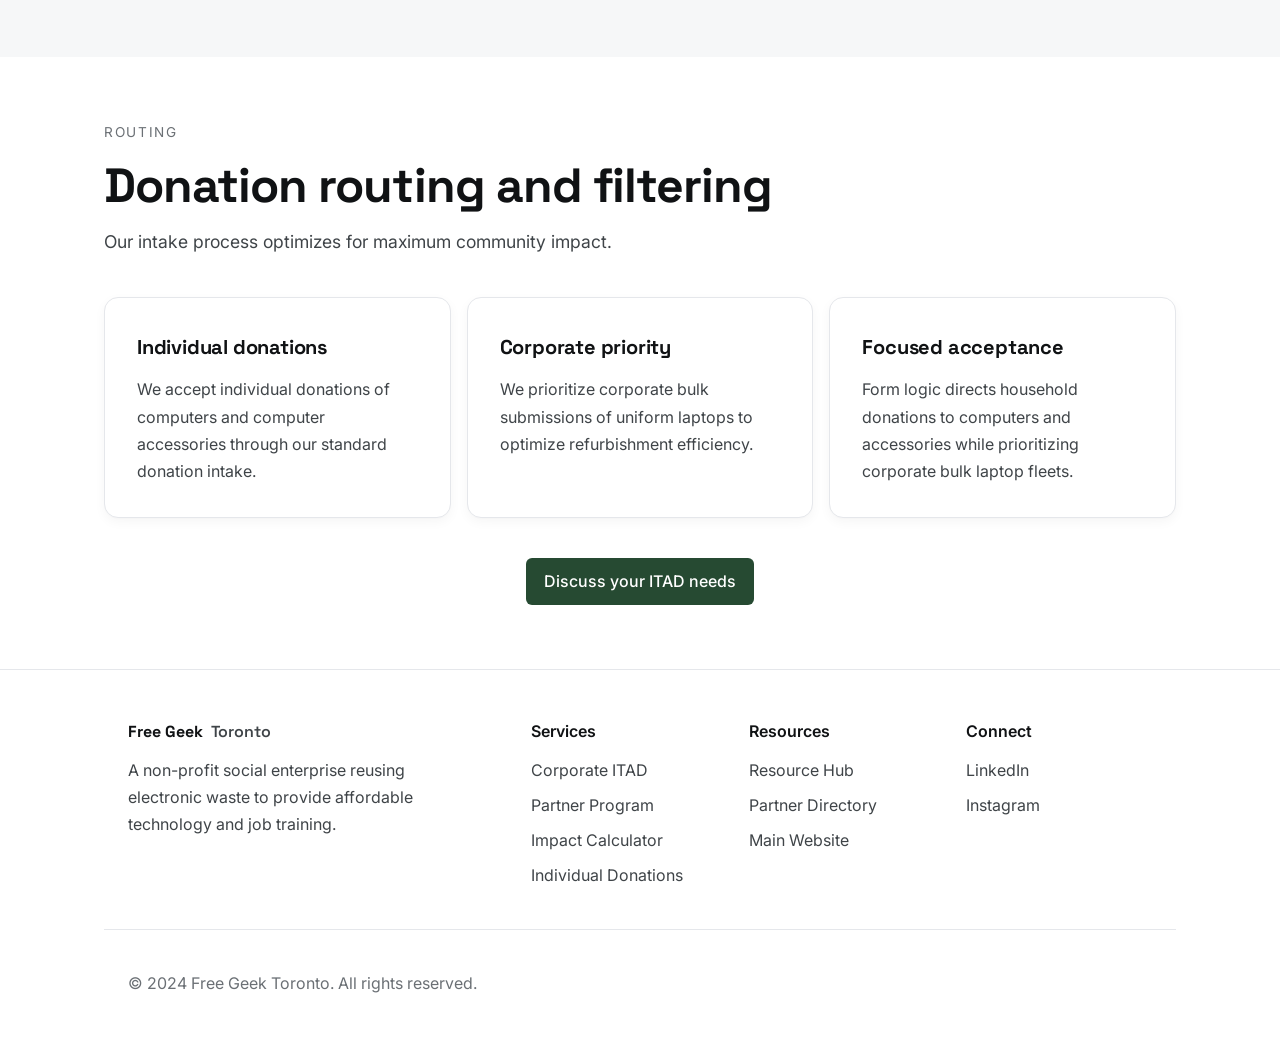
<file: itad.html>
<!DOCTYPE html>
<html lang="en">
<head>
    <meta charset="UTF-8">
    <meta name="viewport" content="width=device-width, initial-scale=1.0">
    <title>Corporate ITAD Services | Free Geek Toronto</title>
    <meta name="description" content="Certified IT Asset Disposition for Toronto businesses. Secure data destruction with DBAN and ShredOS, CSR reporting, flexible pricing.">
    <link rel="preconnect" href="https://fonts.googleapis.com">
    <link rel="preconnect" href="https://fonts.gstatic.com" crossorigin>
    <link href="https://fonts.googleapis.com/css2?family=Inter:wght@400;500;600&family=Space+Grotesk:wght@600;700&display=swap" rel="stylesheet">
    <link rel="stylesheet" href="style.css">
</head>
<body>
    <nav class="nav">
        <div class="nav-container">
            <div class="nav-brand">
                <span class="nav-logo">Free Geek</span>
                <span class="nav-subtitle">Toronto</span>
            </div>
            <button class="nav-toggle" id="nav-toggle" aria-label="Toggle menu">
                <span></span>
                <span></span>
                <span></span>
            </button>
            <ul class="nav-menu" id="nav-menu">
                <li class="nav-item"><a href="index.html" class="nav-link">Home</a></li>
                <li class="nav-item"><a href="itad.html" class="nav-link nav-link-active">Corporate ITAD</a></li>
                <li class="nav-item"><a href="partners.html" class="nav-link">Become a Partner</a></li>
                <li class="nav-item"><a href="calculator.html" class="nav-link">Impact Calculator</a></li>
                <li class="nav-item"><a href="resources.html" class="nav-link">Resources</a></li>
                <li class="nav-item"><a href="directory.html" class="nav-link">Partner Directory</a></li>
                <li class="nav-item"><a href="donate.html" class="nav-link">Donate</a></li>
                <li class="nav-item nav-item-cta"><a href="partners.html#partner-form" class="nav-cta">Get Started</a></li>
            </ul>
        </div>
    </nav>

    <header class="hero">
        <div class="hero-container">
            <div class="hero-content">
                <p class="hero-kicker">Corporate ITAD</p>
                <h1 class="hero-title">Certified IT Asset Disposition</h1>
                <p class="hero-subtitle">Secure data destruction, responsible recycling, and measurable community impact for Toronto businesses.</p>
                <div class="hero-actions">
                    <a href="partners.html#partner-form" class="btn btn-primary">Start the Conversation</a>
                    <a href="#process" class="btn btn-ghost">View Process</a>
                </div>
            </div>
        </div>
    </header>

    <section class="section">
        <div class="container">
            <div class="split">
                <div class="split-content">
                    <p class="section-kicker">Security</p>
                    <h2 class="section-title">Data security and sanitization</h2>
                    <p class="section-lead">Your data security is our top priority. We follow industry-leading standards for secure data destruction.</p>
                    <div class="grid-3">
                        <article class="card">
                            <h3 class="card-title">Trusted tools</h3>
                            <p class="card-text">Secure data destruction using DBAN (Darik's Boot and Nuke) and ShredOS, industry-recognized for thorough sanitization.</p>
                        </article>
                        <article class="card">
                            <h3 class="card-title">Batch-verified</h3>
                            <p class="card-text">Processes are batch-automated and tracked by trained volunteers to maintain the highest security standards.</p>
                        </article>
                        <article class="card">
                            <h3 class="card-title">Certified destruction</h3>
                            <p class="card-text">Documented destruction with certificates available for your compliance records.</p>
                        </article>
                    </div>
                </div>
                <div class="split-media">
                    <div class="media-frame">
                        <img src="itad-1.png" alt="IT equipment ready for secure disposition">
                    </div>
                </div>
            </div>
        </div>
    </section>

    <section class="section section-muted" id="process">
        <div class="container">
            <header class="section-header">
                <p class="section-kicker">Process</p>
                <h2 class="section-title">From pickup to reporting</h2>
                <p class="section-lead">A clean, verifiable workflow designed for accountability.</p>
            </header>
            <div class="grid-4">
                <article class="card">
                    <h3 class="card-title">1. Intake</h3>
                    <p class="card-text">Submit your fleet details through our partner intake form. We assess eligibility and provide a quote.</p>
                </article>
                <article class="card">
                    <h3 class="card-title">2. Collection</h3>
                    <p class="card-text">Coordinated pickup with chain of custody tracking across Toronto.</p>
                </article>
                <article class="card">
                    <h3 class="card-title">3. Sanitization</h3>
                    <p class="card-text">Secure data destruction using DBAN or ShredOS, batch-verified and documented.</p>
                </article>
                <article class="card">
                    <h3 class="card-title">4. Reporting</h3>
                    <p class="card-text">Reuse prioritized, e-waste recycled responsibly, and CSR impact reporting delivered.</p>
                </article>
            </div>
        </div>
    </section>

    <section class="section">
        <div class="container">
            <div class="split split-reverse">
                <div class="split-content">
                    <p class="section-kicker">Impact</p>
                    <h2 class="section-title">CSR and environmental reporting</h2>
                    <p class="section-lead">Demonstrate your commitment to sustainability with comprehensive impact reporting.</p>
                    <div class="grid-2">
                        <article class="card">
                            <h3 class="card-title">Environmental impact</h3>
                            <p class="card-text">Official impact certificates detailing e-waste diverted from landfills and carbon footprint reduction.</p>
                        </article>
                        <article class="card">
                            <h3 class="card-title">CSR documentation</h3>
                            <p class="card-text">Detailed metrics on community impact, waste diversion, and social value creation to meet sustainability targets.</p>
                        </article>
                    </div>
                </div>
                <div class="split-media">
                    <div class="media-frame">
                        <img src="itad-2.png" alt="Refurbished devices prepared for community distribution">
                    </div>
                </div>
            </div>
        </div>
    </section>

    <section class="section section-muted">
        <div class="container">
            <header class="section-header">
                <p class="section-kicker">Pricing</p>
                <h2 class="section-title">Service fee structure</h2>
                <p class="section-lead">Transparent pricing that rewards sustainable choices.</p>
            </header>
            <div class="table-wrap table-responsive">
                <table class="table">
                    <thead>
                        <tr>
                            <th>Service</th>
                            <th>Details</th>
                            <th>Notes</th>
                        </tr>
                    </thead>
                    <tbody>
                        <tr>
                            <td>Standard service</td>
                            <td>Fees apply</td>
                            <td>Mixed equipment, older devices, or non-uniform fleets</td>
                        </tr>
                        <tr>
                            <td>Bulk uniform laptops</td>
                            <td>Fees waived</td>
                            <td>High-yield, uniform laptop fleets in working or repairable condition</td>
                        </tr>
                        <tr>
                            <td>Data destruction</td>
                            <td>Included with service</td>
                            <td>DBAN / ShredOS, batch-verified</td>
                        </tr>
                        <tr>
                            <td>Pickup &amp; logistics</td>
                            <td>Quoted per engagement</td>
                            <td>Coordinated across Toronto</td>
                        </tr>
                        <tr>
                            <td>Impact reporting</td>
                            <td>Included</td>
                            <td>Environmental impact certificate and CSR documentation</td>
                        </tr>
                    </tbody>
                </table>
            </div>
        </div>
    </section>

    <section class="section">
        <div class="container">
            <header class="section-header">
                <p class="section-kicker">Routing</p>
                <h2 class="section-title">Donation routing and filtering</h2>
                <p class="section-lead">Our intake process optimizes for maximum community impact.</p>
            </header>
            <div class="grid-3">
                <article class="card">
                    <h3 class="card-title">Individual donations</h3>
                    <p class="card-text">We accept individual donations of computers and computer accessories through our standard donation intake.</p>
                </article>
                <article class="card">
                    <h3 class="card-title">Corporate priority</h3>
                    <p class="card-text">We prioritize corporate bulk submissions of uniform laptops to optimize refurbishment efficiency.</p>
                </article>
                <article class="card">
                    <h3 class="card-title">Focused acceptance</h3>
                    <p class="card-text">Form logic directs household donations to computers and accessories while prioritizing corporate bulk laptop fleets.</p>
                </article>
            </div>
            <div style="margin-top: var(--space-10); text-align: center;">
                <a href="partners.html#partner-form" class="btn btn-primary">Discuss your ITAD needs</a>
            </div>
        </div>
    </section>

    <footer class="footer">
        <div class="container">
            <div class="footer-grid">
                <div>
                    <div class="footer-brand">
                        <span class="footer-logo">Free Geek</span>
                        <span class="footer-subtitle">Toronto</span>
                    </div>
                    <p class="footer-text">A non-profit social enterprise reusing electronic waste to provide affordable technology and job training.</p>
                </div>
                <div>
                    <h4 class="footer-heading">Services</h4>
                    <ul class="footer-list">
                        <li><a href="itad.html">Corporate ITAD</a></li>
                        <li><a href="partners.html">Partner Program</a></li>
                        <li><a href="calculator.html">Impact Calculator</a></li>
                        <li><a href="donate.html">Individual Donations</a></li>
                    </ul>
                </div>
                <div>
                    <h4 class="footer-heading">Resources</h4>
                    <ul class="footer-list">
                        <li><a href="resources.html">Resource Hub</a></li>
                        <li><a href="directory.html">Partner Directory</a></li>
                        <li><a href="https://freegeektoronto.org/" target="_blank" rel="noopener">Main Website</a></li>
                    </ul>
                </div>
                <div>
                    <h4 class="footer-heading">Connect</h4>
                    <ul class="footer-list">
                        <li><a href="https://www.linkedin.com/company/freegeektoronto/" target="_blank" rel="noopener">LinkedIn</a></li>
                        <li><a href="https://www.instagram.com/freegeektoronto/" target="_blank" rel="noopener">Instagram</a></li>
                    </ul>
                </div>
            </div>
            <div class="footer-bottom">
                <p>© 2024 Free Geek Toronto. All rights reserved.</p>
            </div>
        </div>
    </footer>

    <script src="app.js"></script>
</body>
</html>
</file>
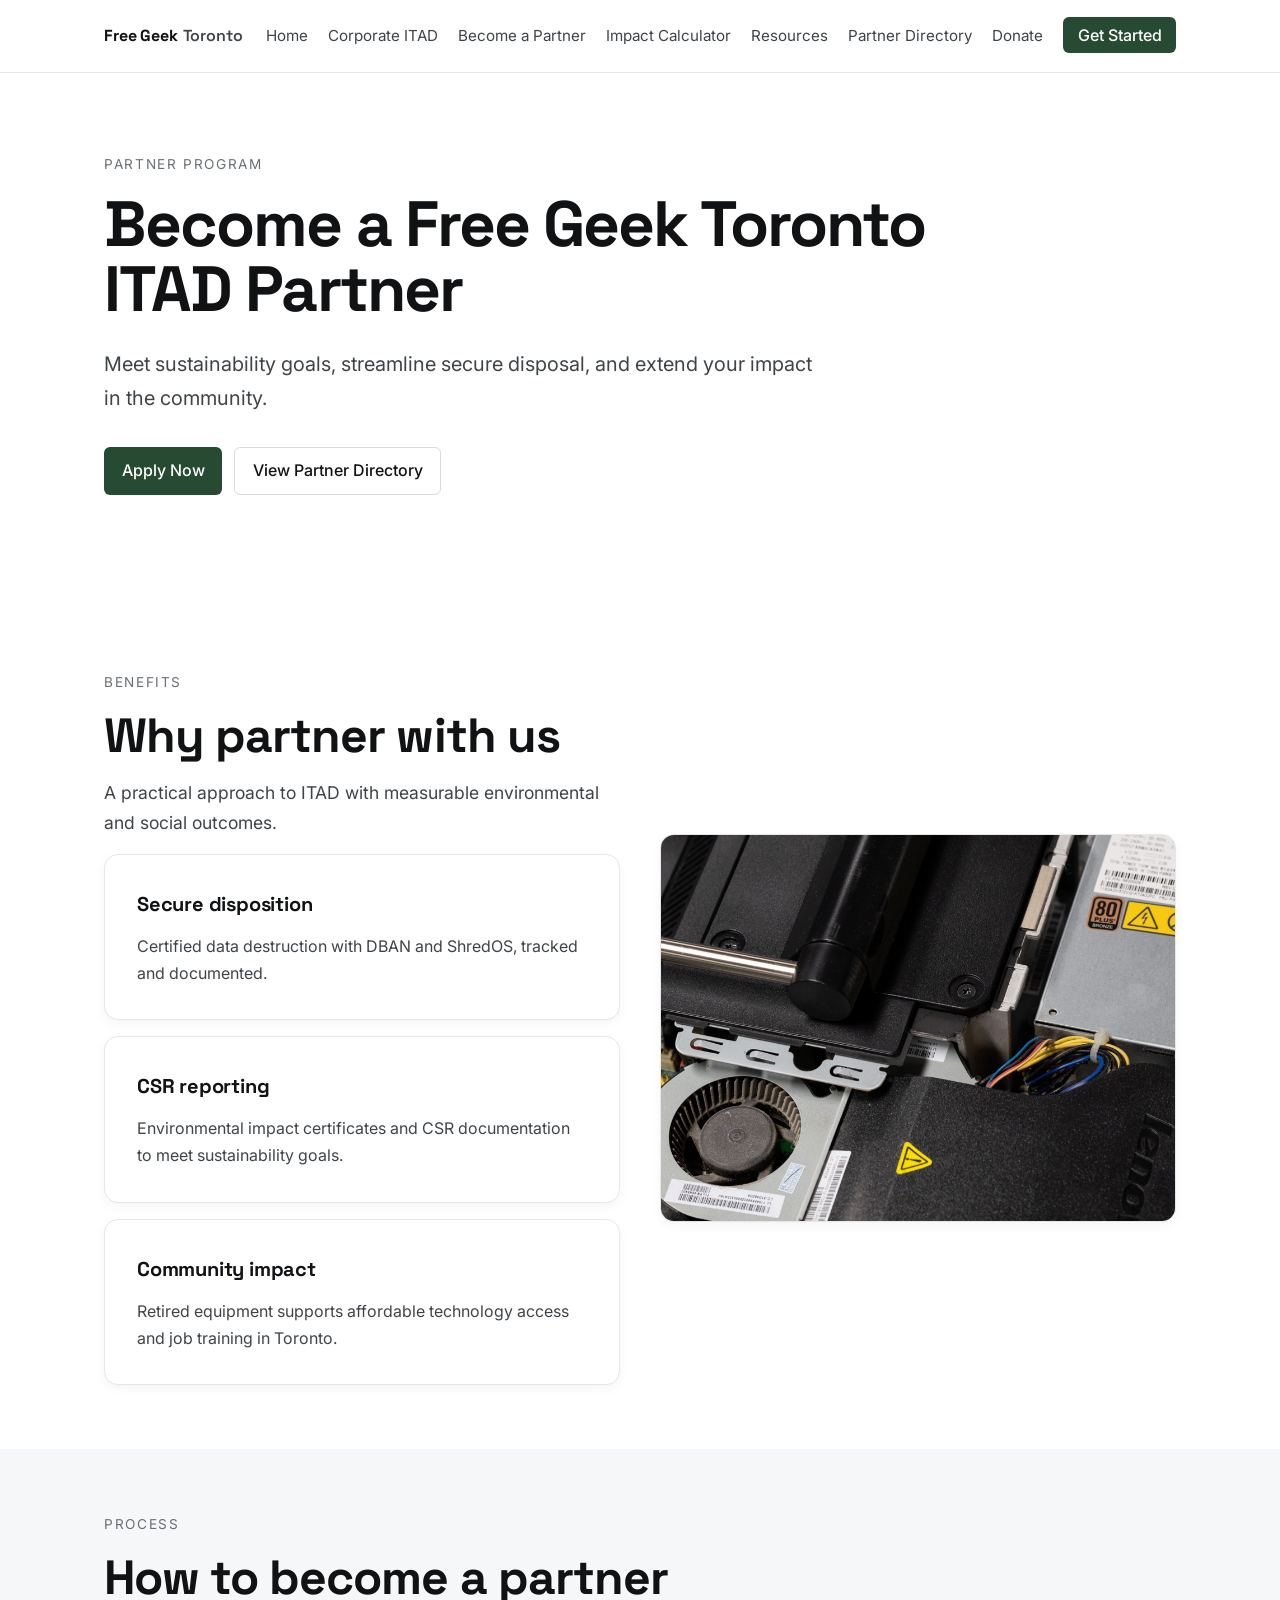
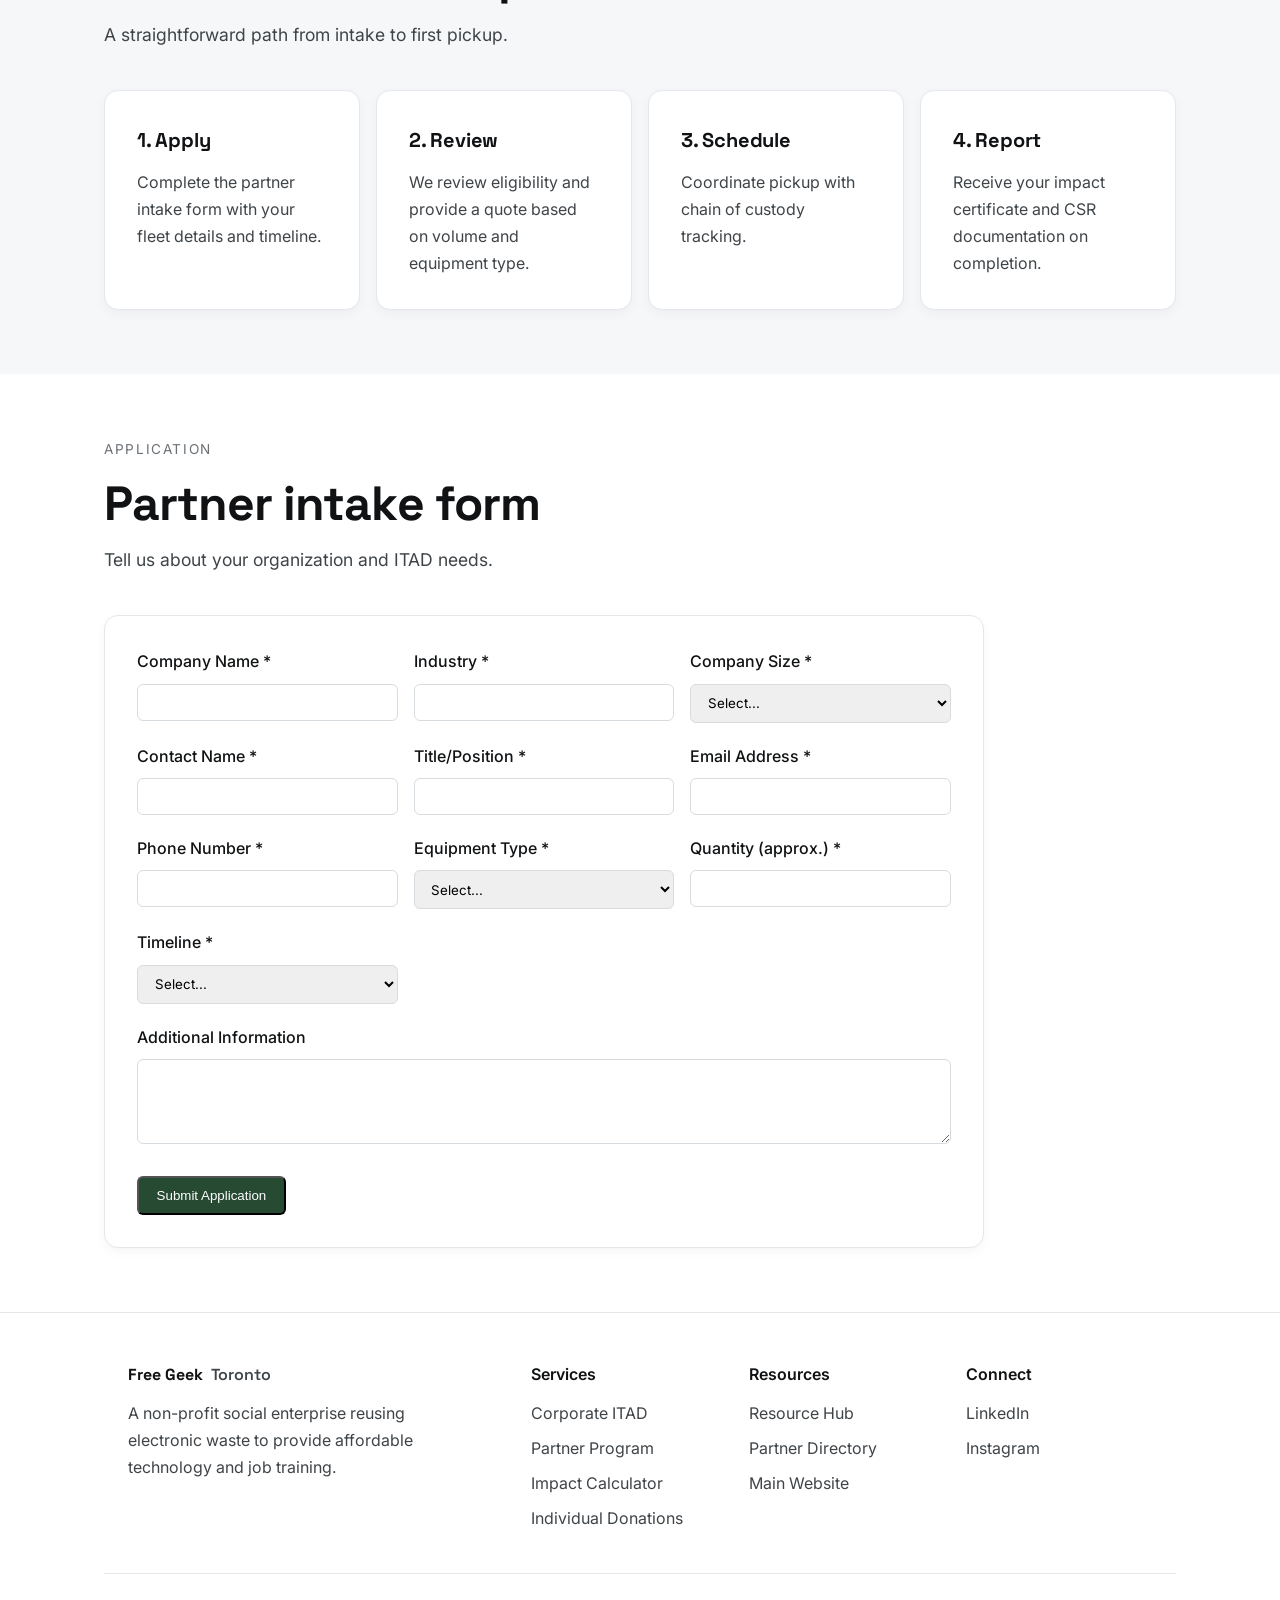
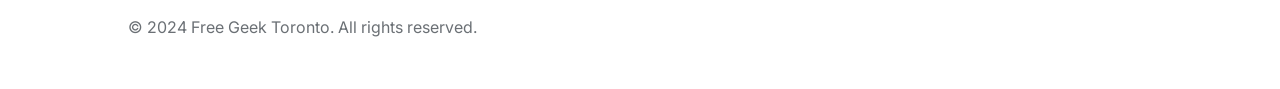
<file: partners.html>
<!DOCTYPE html>
<html lang="en">
<head>
    <meta charset="UTF-8">
    <meta name="viewport" content="width=device-width, initial-scale=1.0">
    <title>Become a Partner | Free Geek Toronto</title>
    <meta name="description" content="Become a Free Geek Toronto ITAD partner. Secure data destruction, CSR reporting, and community impact for Toronto businesses.">
    <link rel="preconnect" href="https://fonts.googleapis.com">
    <link rel="preconnect" href="https://fonts.gstatic.com" crossorigin>
    <link href="https://fonts.googleapis.com/css2?family=Inter:wght@400;500;600&family=Space+Grotesk:wght@600;700&display=swap" rel="stylesheet">
    <link rel="stylesheet" href="style.css">
</head>
<body>
    <nav class="nav">
        <div class="nav-container">
            <div class="nav-brand">
                <span class="nav-logo">Free Geek</span>
                <span class="nav-subtitle">Toronto</span>
            </div>
            <button class="nav-toggle" id="nav-toggle" aria-label="Toggle menu">
                <span></span>
                <span></span>
                <span></span>
            </button>
            <ul class="nav-menu" id="nav-menu">
                <li class="nav-item"><a href="index.html" class="nav-link">Home</a></li>
                <li class="nav-item"><a href="itad.html" class="nav-link">Corporate ITAD</a></li>
                <li class="nav-item"><a href="partners.html" class="nav-link nav-link-active">Become a Partner</a></li>
                <li class="nav-item"><a href="calculator.html" class="nav-link">Impact Calculator</a></li>
                <li class="nav-item"><a href="resources.html" class="nav-link">Resources</a></li>
                <li class="nav-item"><a href="directory.html" class="nav-link">Partner Directory</a></li>
                <li class="nav-item"><a href="donate.html" class="nav-link">Donate</a></li>
                <li class="nav-item nav-item-cta"><a href="partners.html#partner-form" class="nav-cta">Get Started</a></li>
            </ul>
        </div>
    </nav>

    <header class="hero">
        <div class="hero-container">
            <div class="hero-content">
                <p class="hero-kicker">Partner Program</p>
                <h1 class="hero-title">Become a Free Geek Toronto ITAD Partner</h1>
                <p class="hero-subtitle">Meet sustainability goals, streamline secure disposal, and extend your impact in the community.</p>
                <div class="hero-actions">
                    <a href="#partner-form" class="btn btn-primary">Apply Now</a>
                    <a href="directory.html" class="btn btn-ghost">View Partner Directory</a>
                </div>
            </div>
        </div>
    </header>

    <section class="section">
        <div class="container">
            <div class="split">
                <div class="split-content">
                    <p class="section-kicker">Benefits</p>
                    <h2 class="section-title">Why partner with us</h2>
                    <p class="section-lead">A practical approach to ITAD with measurable environmental and social outcomes.</p>
                    <div class="grid-3">
                        <article class="card">
                            <h3 class="card-title">Secure disposition</h3>
                            <p class="card-text">Certified data destruction with DBAN and ShredOS, tracked and documented.</p>
                        </article>
                        <article class="card">
                            <h3 class="card-title">CSR reporting</h3>
                            <p class="card-text">Environmental impact certificates and CSR documentation to meet sustainability goals.</p>
                        </article>
                        <article class="card">
                            <h3 class="card-title">Community impact</h3>
                            <p class="card-text">Retired equipment supports affordable technology access and job training in Toronto.</p>
                        </article>
                    </div>
                </div>
                <div class="split-media">
                    <div class="media-frame">
                        <img src="partners.png" alt="Business partners collaborating with Free Geek Toronto">
                    </div>
                </div>
            </div>
        </div>
    </section>

    <section class="section section-muted">
        <div class="container">
            <header class="section-header">
                <p class="section-kicker">Process</p>
                <h2 class="section-title">How to become a partner</h2>
                <p class="section-lead">A straightforward path from intake to first pickup.</p>
            </header>
            <div class="grid-4">
                <article class="card">
                    <h3 class="card-title">1. Apply</h3>
                    <p class="card-text">Complete the partner intake form with your fleet details and timeline.</p>
                </article>
                <article class="card">
                    <h3 class="card-title">2. Review</h3>
                    <p class="card-text">We review eligibility and provide a quote based on volume and equipment type.</p>
                </article>
                <article class="card">
                    <h3 class="card-title">3. Schedule</h3>
                    <p class="card-text">Coordinate pickup with chain of custody tracking.</p>
                </article>
                <article class="card">
                    <h3 class="card-title">4. Report</h3>
                    <p class="card-text">Receive your impact certificate and CSR documentation on completion.</p>
                </article>
            </div>
        </div>
    </section>

    <section class="section" id="partner-form">
        <div class="container">
            <header class="section-header">
                <p class="section-kicker">Application</p>
                <h2 class="section-title">Partner intake form</h2>
                <p class="section-lead">Tell us about your organization and ITAD needs.</p>
            </header>
            <div class="card" style="max-width: 880px;">
                <form id="partnerIntakeForm" novalidate>
                    <div style="display: grid; grid-template-columns: repeat(auto-fit, minmax(240px, 1fr)); gap: var(--space-4);">
                        <div>
                            <label for="companyName" style="display: block; margin-bottom: var(--space-2); font-weight: 500;">Company Name *</label>
                            <input type="text" id="companyName" name="companyName" style="width: 100%; padding: 0.6rem 0.8rem; border: 1px solid var(--border-strong); border-radius: var(--radius-sm); font-family: var(--font-sans);">
                            <div class="form-error" id="error-companyName" style="color: #d33; font-size: 0.9rem; margin-top: var(--space-1);"></div>
                        </div>
                        <div>
                            <label for="industry" style="display: block; margin-bottom: var(--space-2); font-weight: 500;">Industry *</label>
                            <input type="text" id="industry" name="industry" style="width: 100%; padding: 0.6rem 0.8rem; border: 1px solid var(--border-strong); border-radius: var(--radius-sm); font-family: var(--font-sans);">
                            <div class="form-error" id="error-industry" style="color: #d33; font-size: 0.9rem; margin-top: var(--space-1);"></div>
                        </div>
                        <div>
                            <label for="companySize" style="display: block; margin-bottom: var(--space-2); font-weight: 500;">Company Size *</label>
                            <select id="companySize" name="companySize" style="width: 100%; padding: 0.6rem 0.8rem; border: 1px solid var(--border-strong); border-radius: var(--radius-sm); font-family: var(--font-sans);">
                                <option value="">Select...</option>
                                <option value="1-10">1-10</option>
                                <option value="11-50">11-50</option>
                                <option value="51-200">51-200</option>
                                <option value="201-500">201-500</option>
                                <option value="500+">500+</option>
                            </select>
                            <div class="form-error" id="error-companySize" style="color: #d33; font-size: 0.9rem; margin-top: var(--space-1);"></div>
                        </div>
                        <div>
                            <label for="contactName" style="display: block; margin-bottom: var(--space-2); font-weight: 500;">Contact Name *</label>
                            <input type="text" id="contactName" name="contactName" style="width: 100%; padding: 0.6rem 0.8rem; border: 1px solid var(--border-strong); border-radius: var(--radius-sm); font-family: var(--font-sans);">
                            <div class="form-error" id="error-contactName" style="color: #d33; font-size: 0.9rem; margin-top: var(--space-1);"></div>
                        </div>
                        <div>
                            <label for="contactTitle" style="display: block; margin-bottom: var(--space-2); font-weight: 500;">Title/Position *</label>
                            <input type="text" id="contactTitle" name="contactTitle" style="width: 100%; padding: 0.6rem 0.8rem; border: 1px solid var(--border-strong); border-radius: var(--radius-sm); font-family: var(--font-sans);">
                            <div class="form-error" id="error-contactTitle" style="color: #d33; font-size: 0.9rem; margin-top: var(--space-1);"></div>
                        </div>
                        <div>
                            <label for="email" style="display: block; margin-bottom: var(--space-2); font-weight: 500;">Email Address *</label>
                            <input type="email" id="email" name="email" style="width: 100%; padding: 0.6rem 0.8rem; border: 1px solid var(--border-strong); border-radius: var(--radius-sm); font-family: var(--font-sans);">
                            <div class="form-error" id="error-email" style="color: #d33; font-size: 0.9rem; margin-top: var(--space-1);"></div>
                        </div>
                        <div>
                            <label for="phone" style="display: block; margin-bottom: var(--space-2); font-weight: 500;">Phone Number *</label>
                            <input type="tel" id="phone" name="phone" style="width: 100%; padding: 0.6rem 0.8rem; border: 1px solid var(--border-strong); border-radius: var(--radius-sm); font-family: var(--font-sans);">
                            <div class="form-error" id="error-phone" style="color: #d33; font-size: 0.9rem; margin-top: var(--space-1);"></div>
                        </div>
                        <div>
                            <label for="equipmentType" style="display: block; margin-bottom: var(--space-2); font-weight: 500;">Equipment Type *</label>
                            <select id="equipmentType" name="equipmentType" style="width: 100%; padding: 0.6rem 0.8rem; border: 1px solid var(--border-strong); border-radius: var(--radius-sm); font-family: var(--font-sans);">
                                <option value="">Select...</option>
                                <option value="laptops">Uniform Laptops</option>
                                <option value="desktops">Desktops</option>
                                <option value="mixed">Mixed Equipment</option>
                                <option value="other">Other</option>
                            </select>
                            <div class="form-error" id="error-equipmentType" style="color: #d33; font-size: 0.9rem; margin-top: var(--space-1);"></div>
                        </div>
                        <div>
                            <label for="fleetSize" style="display: block; margin-bottom: var(--space-2); font-weight: 500;">Quantity (approx.) *</label>
                            <input type="number" id="fleetSize" name="fleetSize" min="1" style="width: 100%; padding: 0.6rem 0.8rem; border: 1px solid var(--border-strong); border-radius: var(--radius-sm); font-family: var(--font-sans);">
                            <div class="form-error" id="error-fleetSize" style="color: #d33; font-size: 0.9rem; margin-top: var(--space-1);"></div>
                        </div>
                        <div>
                            <label for="timeline" style="display: block; margin-bottom: var(--space-2); font-weight: 500;">Timeline *</label>
                            <select id="timeline" name="timeline" style="width: 100%; padding: 0.6rem 0.8rem; border: 1px solid var(--border-strong); border-radius: var(--radius-sm); font-family: var(--font-sans);">
                                <option value="">Select...</option>
                                <option value="immediate">Immediate</option>
                                <option value="1-2weeks">1-2 weeks</option>
                                <option value="1month">1 month</option>
                                <option value="flexible">Flexible</option>
                            </select>
                            <div class="form-error" id="error-timeline" style="color: #d33; font-size: 0.9rem; margin-top: var(--space-1);"></div>
                        </div>
                    </div>
                    <div style="margin-top: var(--space-4);">
                        <label for="additionalInfo" style="display: block; margin-bottom: var(--space-2); font-weight: 500;">Additional Information</label>
                        <textarea id="additionalInfo" name="additionalInfo" rows="4" style="width: 100%; padding: 0.6rem 0.8rem; border: 1px solid var(--border-strong); border-radius: var(--radius-sm); font-family: var(--font-sans); resize: vertical;"></textarea>
                    </div>
                    <div style="margin-top: var(--space-6);">
                        <button type="submit" class="btn btn-primary">Submit Application</button>
                    </div>
                </form>
                <div id="formSuccess" style="display: none; text-align: center; padding: var(--space-10);">
                    <h3 style="font-family: var(--font-display); font-size: 1.8rem; margin-bottom: var(--space-4);">Application Submitted</h3>
                    <p style="color: var(--ink-secondary); margin-bottom: var(--space-6);">Thank you for your interest in becoming a Free Geek Toronto ITAD partner. We'll review your application and get back to you soon.</p>
                    <button type="button" id="resetFormBtn" class="btn btn-ghost">Submit Another Application</button>
                </div>
            </div>
        </div>
    </section>

    <footer class="footer">
        <div class="container">
            <div class="footer-grid">
                <div>
                    <div class="footer-brand">
                        <span class="footer-logo">Free Geek</span>
                        <span class="footer-subtitle">Toronto</span>
                    </div>
                    <p class="footer-text">A non-profit social enterprise reusing electronic waste to provide affordable technology and job training.</p>
                </div>
                <div>
                    <h4 class="footer-heading">Services</h4>
                    <ul class="footer-list">
                        <li><a href="itad.html">Corporate ITAD</a></li>
                        <li><a href="partners.html">Partner Program</a></li>
                        <li><a href="calculator.html">Impact Calculator</a></li>
                        <li><a href="donate.html">Individual Donations</a></li>
                    </ul>
                </div>
                <div>
                    <h4 class="footer-heading">Resources</h4>
                    <ul class="footer-list">
                        <li><a href="resources.html">Resource Hub</a></li>
                        <li><a href="directory.html">Partner Directory</a></li>
                        <li><a href="https://freegeektoronto.org/" target="_blank" rel="noopener">Main Website</a></li>
                    </ul>
                </div>
                <div>
                    <h4 class="footer-heading">Connect</h4>
                    <ul class="footer-list">
                        <li><a href="https://www.linkedin.com/company/freegeektoronto/" target="_blank" rel="noopener">LinkedIn</a></li>
                        <li><a href="https://www.instagram.com/freegeektoronto/" target="_blank" rel="noopener">Instagram</a></li>
                    </ul>
                </div>
            </div>
            <div class="footer-bottom">
                <p>© 2024 Free Geek Toronto. All rights reserved.</p>
            </div>
        </div>
    </footer>

    <script src="app.js"></script>
</body>
</html>
</file>
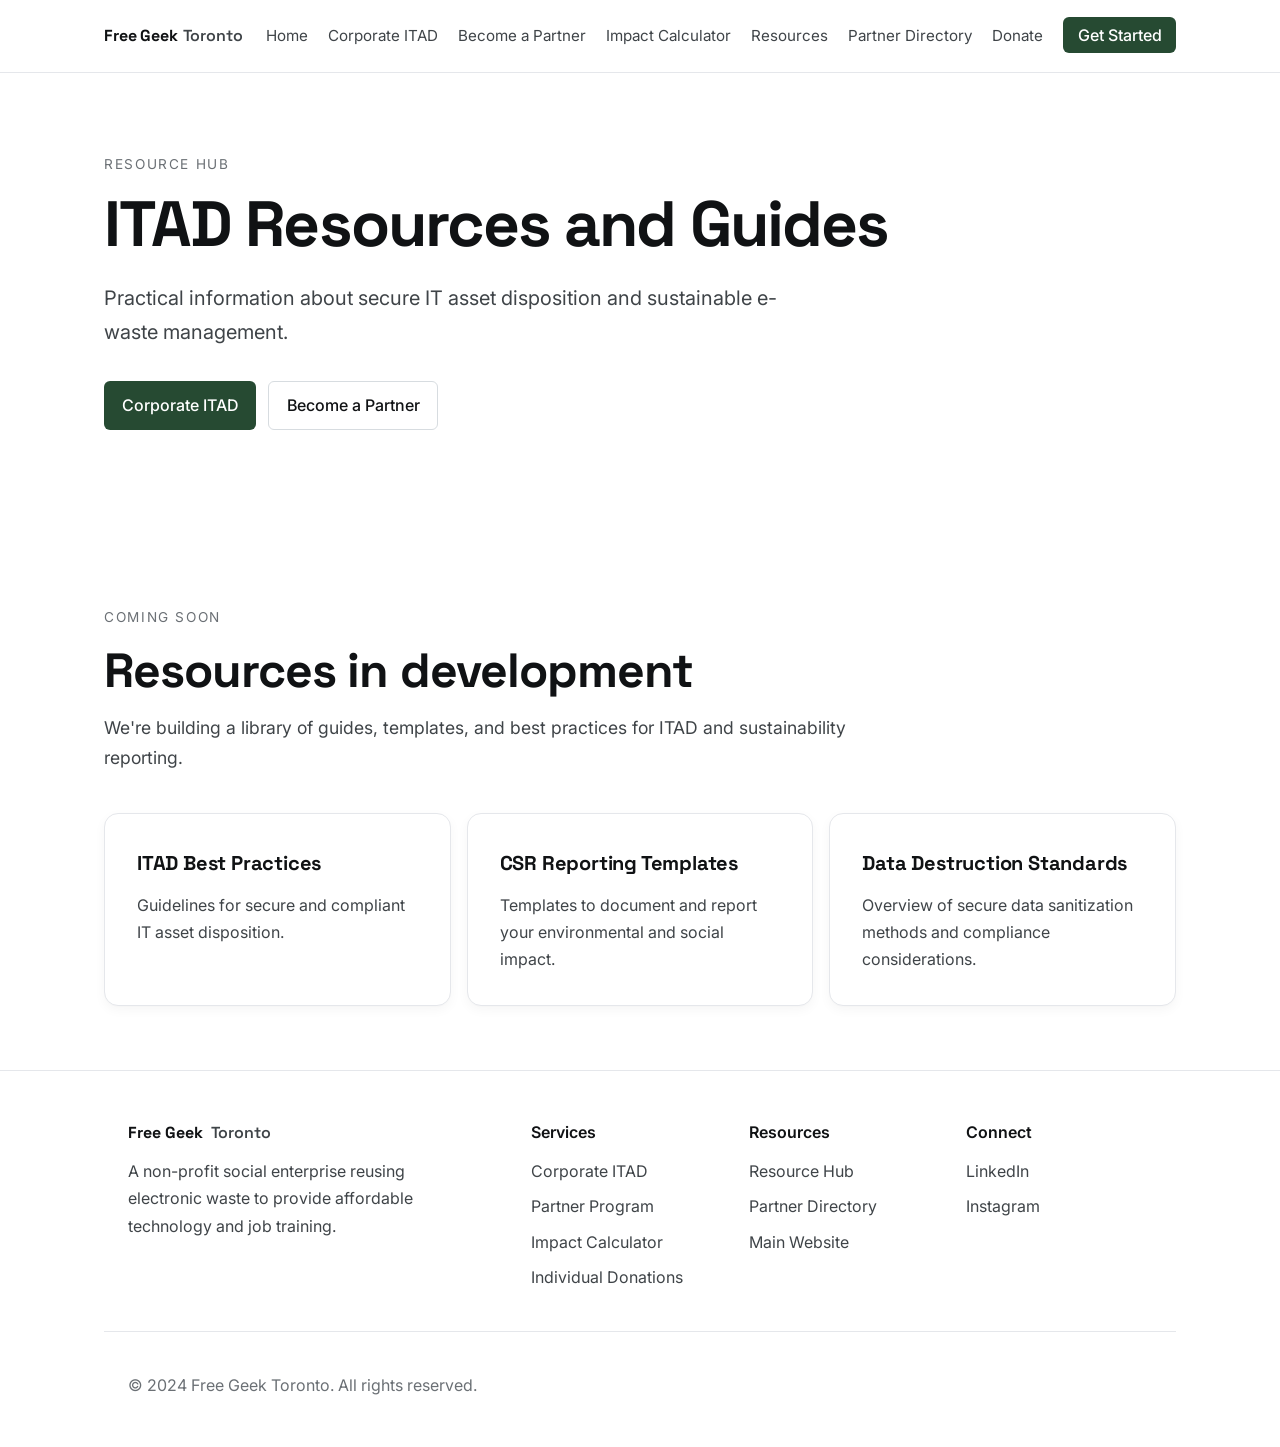
<file: resources.html>
<!DOCTYPE html>
<html lang="en">
<head>
    <meta charset="UTF-8">
    <meta name="viewport" content="width=device-width, initial-scale=1.0">
    <title>Resources | Free Geek Toronto</title>
    <meta name="description" content="Free Geek Toronto resources and guides for ITAD and e-waste management.">
    <link rel="preconnect" href="https://fonts.googleapis.com">
    <link rel="preconnect" href="https://fonts.gstatic.com" crossorigin>
    <link href="https://fonts.googleapis.com/css2?family=Inter:wght@400;500;600&family=Space+Grotesk:wght@600;700&display=swap" rel="stylesheet">
    <link rel="stylesheet" href="style.css">
</head>
<body>
    <nav class="nav">
        <div class="nav-container">
            <div class="nav-brand">
                <span class="nav-logo">Free Geek</span>
                <span class="nav-subtitle">Toronto</span>
            </div>
            <button class="nav-toggle" id="nav-toggle" aria-label="Toggle menu">
                <span></span>
                <span></span>
                <span></span>
            </button>
            <ul class="nav-menu" id="nav-menu">
                <li class="nav-item"><a href="index.html" class="nav-link">Home</a></li>
                <li class="nav-item"><a href="itad.html" class="nav-link">Corporate ITAD</a></li>
                <li class="nav-item"><a href="partners.html" class="nav-link">Become a Partner</a></li>
                <li class="nav-item"><a href="calculator.html" class="nav-link">Impact Calculator</a></li>
                <li class="nav-item"><a href="resources.html" class="nav-link nav-link-active">Resources</a></li>
                <li class="nav-item"><a href="directory.html" class="nav-link">Partner Directory</a></li>
                <li class="nav-item"><a href="donate.html" class="nav-link">Donate</a></li>
                <li class="nav-item nav-item-cta"><a href="partners.html#partner-form" class="nav-cta">Get Started</a></li>
            </ul>
        </div>
    </nav>

    <header class="hero">
        <div class="hero-container">
            <div class="hero-content">
                <p class="hero-kicker">Resource Hub</p>
                <h1 class="hero-title">ITAD Resources and Guides</h1>
                <p class="hero-subtitle">Practical information about secure IT asset disposition and sustainable e-waste management.</p>
                <div class="hero-actions">
                    <a href="itad.html" class="btn btn-primary">Corporate ITAD</a>
                    <a href="partners.html#partner-form" class="btn btn-ghost">Become a Partner</a>
                </div>
            </div>
        </div>
    </header>

    <section class="section">
        <div class="container">
            <header class="section-header">
                <p class="section-kicker">Coming Soon</p>
                <h2 class="section-title">Resources in development</h2>
                <p class="section-lead">We're building a library of guides, templates, and best practices for ITAD and sustainability reporting.</p>
            </header>
            <div class="grid-3">
                <article class="card">
                    <h3 class="card-title">ITAD Best Practices</h3>
                    <p class="card-text">Guidelines for secure and compliant IT asset disposition.</p>
                </article>
                <article class="card">
                    <h3 class="card-title">CSR Reporting Templates</h3>
                    <p class="card-text">Templates to document and report your environmental and social impact.</p>
                </article>
                <article class="card">
                    <h3 class="card-title">Data Destruction Standards</h3>
                    <p class="card-text">Overview of secure data sanitization methods and compliance considerations.</p>
                </article>
            </div>
        </div>
    </section>

    <footer class="footer">
        <div class="container">
            <div class="footer-grid">
                <div>
                    <div class="footer-brand">
                        <span class="footer-logo">Free Geek</span>
                        <span class="footer-subtitle">Toronto</span>
                    </div>
                    <p class="footer-text">A non-profit social enterprise reusing electronic waste to provide affordable technology and job training.</p>
                </div>
                <div>
                    <h4 class="footer-heading">Services</h4>
                    <ul class="footer-list">
                        <li><a href="itad.html">Corporate ITAD</a></li>
                        <li><a href="partners.html">Partner Program</a></li>
                        <li><a href="calculator.html">Impact Calculator</a></li>
                        <li><a href="donate.html">Individual Donations</a></li>
                    </ul>
                </div>
                <div>
                    <h4 class="footer-heading">Resources</h4>
                    <ul class="footer-list">
                        <li><a href="resources.html">Resource Hub</a></li>
                        <li><a href="directory.html">Partner Directory</a></li>
                        <li><a href="https://freegeektoronto.org/" target="_blank" rel="noopener">Main Website</a></li>
                    </ul>
                </div>
                <div>
                    <h4 class="footer-heading">Connect</h4>
                    <ul class="footer-list">
                        <li><a href="https://www.linkedin.com/company/freegeektoronto/" target="_blank" rel="noopener">LinkedIn</a></li>
                        <li><a href="https://www.instagram.com/freegeektoronto/" target="_blank" rel="noopener">Instagram</a></li>
                    </ul>
                </div>
            </div>
            <div class="footer-bottom">
                <p>© 2024 Free Geek Toronto. All rights reserved.</p>
            </div>
        </div>
    </footer>

    <script src="app.js"></script>
</body>
</html>
</file>
<file: style.css>
/* Free Geek Toronto - Refined, Apple-inspired design */

:root {
  --bg: #ffffff;
  --bg-muted: #f6f7f8;
  --surface: #ffffff;
  --ink: #101214;
  --ink-secondary: #3f4448;
  --ink-tertiary: #6b7075;
  --border: #e5e7eb;
  --border-strong: #d7dce0;
  --brand: #264a32;
  --brand-strong: #1d3727;
  --accent: #2f7d4c;
  --focus: rgba(47, 125, 76, 0.4);
  --shadow: 0 1px 1px rgba(16, 18, 20, 0.01), 0 4px 12px rgba(16, 18, 20, 0.04);
  --radius-sm: 6px;
  --radius-md: 10px;
  --radius-lg: 14px;
  --space-1: 0.25rem;
  --space-2: 0.5rem;
  --space-3: 0.75rem;
  --space-4: 1rem;
  --space-5: 1.25rem;
  --space-6: 1.5rem;
  --space-8: 2rem;
  --space-10: 2.5rem;
  --space-12: 3rem;
  --space-16: 4rem;
  --space-20: 5rem;
  --font-sans: 'Inter', -apple-system, BlinkMacSystemFont, 'Segoe UI', sans-serif;
  --font-display: 'Space Grotesk', -apple-system, BlinkMacSystemFont, 'Segoe UI', sans-serif;
}

* {
  box-sizing: border-box;
}

html {
  scroll-behavior: smooth;
}

body {
  margin: 0;
  font-family: var(--font-sans);
  font-size: 16px;
  line-height: 1.7;
  color: var(--ink);
  background: var(--bg);
  text-rendering: optimizeLegibility;
  -webkit-font-smoothing: antialiased;
  -moz-osx-font-smoothing: grayscale;
}

img {
  max-width: 100%;
  display: block;
}

a {
  color: inherit;
}

:focus-visible {
  outline: 2px solid var(--focus);
  outline-offset: 2px;
  border-radius: var(--radius-sm);
}

.nav {
  position: sticky;
  top: 0;
  z-index: 50;
  background: rgba(255, 255, 255, 0.98);
  backdrop-filter: saturate(180%) blur(12px);
  -webkit-backdrop-filter: saturate(180%) blur(12px);
  border-bottom: 1px solid var(--border);
}

.nav-container {
  display: flex;
  align-items: center;
  justify-content: space-between;
  gap: var(--space-4);
  max-width: 1120px;
  margin: 0 auto;
  padding: 0 var(--space-6);
  min-height: 72px;
  box-sizing: border-box;
}

.nav-brand {
  display: flex;
  align-items: baseline;
  gap: 0.35rem;
  font-family: var(--font-display);
  white-space: nowrap;
  flex-shrink: 0;
}

.nav-logo {
  font-weight: 700;
  letter-spacing: -0.01em;
}

.nav-subtitle {
  color: var(--ink-secondary);
  font-weight: 600;
}

.nav-toggle {
  display: none;
  background: transparent;
  border: 1px solid var(--border);
  border-radius: var(--radius-sm);
  padding: var(--space-2) var(--space-3);
  cursor: pointer;
}

.nav-toggle span {
  display: block;
  width: 18px;
  height: 1px;
  background: var(--ink);
  margin: 4px 0;
}

.nav-menu {
  display: flex;
  align-items: center;
  gap: var(--space-5);
  list-style: none;
  margin: 0;
  padding: 0;
  flex-wrap: nowrap;
}

.nav-link {
  text-decoration: none;
  color: var(--ink-secondary);
  font-size: 0.95rem;
  transition: color 150ms ease;
  white-space: nowrap;
}

.nav-link:hover {
  color: var(--ink);
}

.nav-cta {
  text-decoration: none;
  color: var(--bg);
  background: var(--brand);
  padding: 0.5rem 0.9rem;
  border-radius: var(--radius-sm);
  font-weight: 500;
  transition: background 150ms ease;
  white-space: nowrap;
}

.nav-cta:hover {
  background: var(--brand-strong);
}

.hero {
  padding: var(--space-20) 0 var(--space-16);
}

.hero-container {
  max-width: 1120px;
  margin: 0 auto;
  padding: 0 var(--space-6);
}

.hero-kicker {
  margin: 0 0 var(--space-4);
  color: var(--ink-tertiary);
  text-transform: uppercase;
  letter-spacing: 0.12em;
  font-size: 0.85rem;
}

.hero-title {
  font-family: var(--font-display);
  font-weight: 700;
  font-size: clamp(2.4rem, 6vw, 4rem);
  line-height: 1.02;
  letter-spacing: -0.03em;
  margin: 0 0 var(--space-6);
  max-width: 880px;
}

.hero-subtitle {
  margin: 0 0 var(--space-8);
  max-width: 720px;
  color: var(--ink-secondary);
  font-size: clamp(1.05rem, 2vw, 1.25rem);
}

.hero-actions {
  display: flex;
  flex-wrap: wrap;
  gap: var(--space-3);
  margin-bottom: var(--space-12);
}

.btn {
  display: inline-flex;
  align-items: center;
  gap: var(--space-2);
  text-decoration: none;
  border-radius: var(--radius-sm);
  padding: 0.6rem 1.1rem;
  font-weight: 500;
  transition: all 150ms ease;
}

.btn-primary {
  color: var(--bg);
  background: var(--brand);
}

.btn-primary:hover {
  background: var(--brand-strong);
}

.btn-ghost {
  color: var(--ink);
  border: 1px solid var(--border-strong);
}

.btn-ghost:hover {
  background: var(--bg-muted);
}

.hero-metrics {
  display: grid;
  grid-template-columns: repeat(auto-fit, minmax(220px, 1fr));
  gap: var(--space-6);
  border-top: 1px solid var(--border);
  padding-top: var(--space-8);
}

.hero-metric-value {
  font-family: var(--font-display);
  font-size: 1.8rem;
  letter-spacing: -0.02em;
}

.hero-metric-label {
  color: var(--ink-tertiary);
}

.section {
  padding: var(--space-16) 0;
}

.section-muted {
  background: var(--bg-muted);
}

.container {
  max-width: 1120px;
  margin: 0 auto;
  padding: 0 var(--space-6);
}

.section-header {
  display: flex;
  flex-direction: column;
  gap: var(--space-4);
  margin-bottom: var(--space-10);
}

.section-header-split {
  flex-direction: row;
  align-items: flex-end;
  justify-content: space-between;
  gap: var(--space-8);
}

.section-kicker {
  margin: 0;
  color: var(--ink-tertiary);
  text-transform: uppercase;
  letter-spacing: 0.12em;
  font-size: 0.85rem;
}

.section-title {
  font-family: var(--font-display);
  font-weight: 700;
  font-size: clamp(2rem, 4vw, 3rem);
  letter-spacing: -0.02em;
  line-height: 1.08;
  margin: 0;
  max-width: 760px;
}

.section-lead {
  margin: 0;
  color: var(--ink-secondary);
  max-width: 760px;
  font-size: clamp(1rem, 1.6vw, 1.1rem);
}

.values-row {
  display: flex;
  flex-wrap: wrap;
  gap: var(--space-3);
}

.value-pill {
  border: 1px solid var(--border-strong);
  border-radius: 999px;
  padding: 0.4rem 0.9rem;
  color: var(--ink-secondary);
}

.split {
  display: grid;
  grid-template-columns: repeat(12, 1fr);
  gap: var(--space-10);
  align-items: center;
}

.split-content {
  grid-column: 1 / span 6;
  display: flex;
  flex-direction: column;
  gap: var(--space-4);
}

.split-media {
  grid-column: 7 / span 6;
}

.media-frame {
  border: 1px solid var(--border);
  border-radius: var(--radius-lg);
  overflow: hidden;
  box-shadow: var(--shadow);
  background: var(--surface);
}

.media-frame img {
  width: 100%;
  height: 100%;
  object-fit: cover;
  aspect-ratio: 4 / 3;
  display: block;
}

.grid-3 {
  display: grid;
  grid-template-columns: repeat(auto-fit, minmax(260px, 1fr));
  gap: var(--space-4);
}

.grid-4 {
  display: grid;
  grid-template-columns: repeat(auto-fit, minmax(240px, 1fr));
  gap: var(--space-4);
}

.card {
  background: var(--surface);
  border: 1px solid var(--border);
  border-radius: var(--radius-lg);
  padding: var(--space-8);
  box-shadow: var(--shadow);
  display: flex;
  flex-direction: column;
  gap: var(--space-3);
}

.section-muted .card {
  background: var(--bg);
}

.card-title {
  font-family: var(--font-display);
  font-size: 1.25rem;
  margin: 0;
  letter-spacing: -0.01em;
}

.card-text {
  margin: 0;
  color: var(--ink-secondary);
}

.link-card {
  text-decoration: none;
  background: var(--surface);
  border: 1px solid var(--border);
  border-radius: var(--radius-lg);
  padding: var(--space-6);
  box-shadow: var(--shadow);
  display: flex;
  align-items: center;
  justify-content: space-between;
  gap: var(--space-4);
  transition: border-color 150ms ease, transform 150ms ease;
}

.section-muted .link-card {
  background: var(--bg);
}

.link-card:hover {
  border-color: var(--border-strong);
  transform: translateY(-1px);
}

.link-card-arrow {
  color: var(--ink-tertiary);
}

.footer {
  border-top: 1px solid var(--border);
  padding: var(--space-12) 0 var(--space-8);
}

.footer-grid {
  display: grid;
  grid-template-columns: 2fr 1fr 1fr 1fr;
  gap: var(--space-8);
  max-width: 1120px;
  margin: 0 auto;
  padding: 0 var(--space-6);
}

.footer-brand {
  display: flex;
  align-items: baseline;
  gap: var(--space-2);
  font-family: var(--font-display);
  margin-bottom: var(--space-3);
}

.footer-logo {
  font-weight: 700;
}

.footer-subtitle {
  color: var(--ink-secondary);
  font-weight: 600;
}

.footer-text {
  margin: 0;
  color: var(--ink-secondary);
  max-width: 320px;
}

.footer-heading {
  margin: 0 0 var(--space-3);
  font-weight: 600;
}

.footer-list {
  list-style: none;
  margin: 0;
  padding: 0;
  display: flex;
  flex-direction: column;
  gap: var(--space-2);
}

.footer-list a {
  text-decoration: none;
  color: var(--ink-secondary);
}

.footer-list a:hover {
  color: var(--ink);
}

.footer-bottom {
  max-width: 1120px;
  margin: var(--space-10) auto 0;
  padding: var(--space-6) var(--space-6) 0;
  border-top: 1px solid var(--border);
  color: var(--ink-tertiary);
}

@media (max-width: 1080px) {
  .section-header-split {
    flex-direction: column;
    align-items: flex-start;
  }
  .footer-grid {
    grid-template-columns: 1fr 1fr;
  }
  .split {
    gap: var(--space-6);
  }
  .split-content,
  .split-media {
    grid-column: 1 / span 12;
  }
}

@media (max-width: 1080px) {
  .nav-menu {
    gap: var(--space-4);
  }
}

@media (max-width: 980px) {
  .nav-toggle {
    display: inline-flex;
    flex-direction: column;
  }
  .nav-menu {
    position: absolute;
    top: 72px;
    left: 0;
    right: 0;
    flex-direction: column;
    align-items: flex-start;
    background: rgba(255, 255, 255, 0.98);
    border-bottom: 1px solid var(--border);
    padding: var(--space-4) var(--space-6);
    gap: var(--space-3);
    display: none;
  }
  .nav-menu.active {
    display: flex;
  }
  .nav-item-cta {
    width: 100%;
  }
  .nav-cta {
    display: inline-flex;
  }
  .footer-grid {
    grid-template-columns: 1fr;
  }
}

@media (prefers-reduced-motion: reduce) {
  * {
    animation-duration: 0.01ms !important;
    transition-duration: 0.01ms !important;
    scroll-behavior: auto !important;
  }
}
</file>
